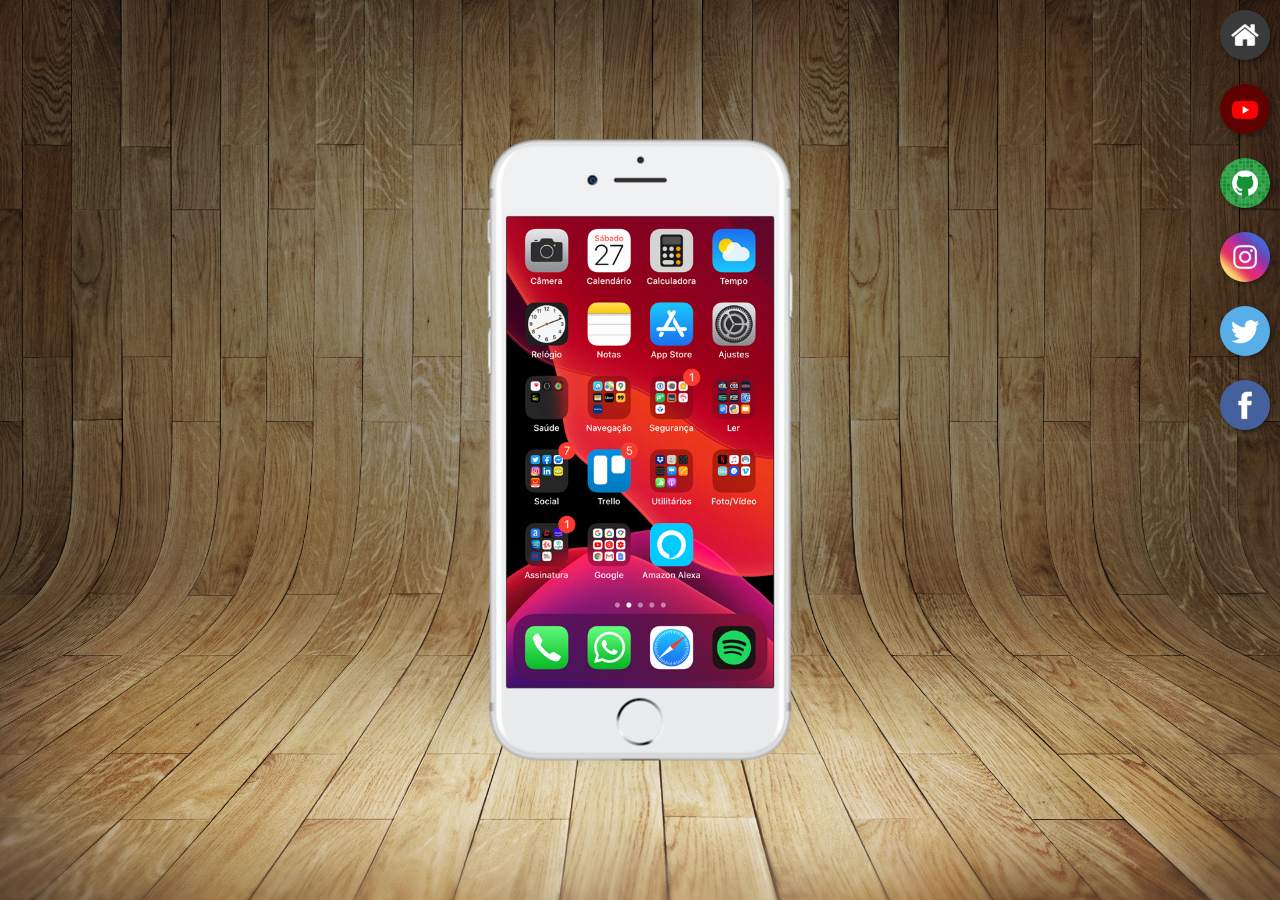
<file: index.html>
<!doctype html>
<html lang="pt-br">
  <head>
    <meta charset="UTF-8" />
    <meta name="viewport" content="width=device-width, initial-scale=1.0" />
    <link rel="shortcut icon" href="favicon.ico" type="image/x-icon" />
    <link rel="stylesheet" href="estilos/style.css" />
    <title>Projeto Redes Sociais</title>
  </head>
  <body>
    <main>
      <section id="telefone">
        <iframe src="home.html" name="tela" id="tela" frameborder="0"
          >Seu navegador não suporta iframes.</iframe
        >
      </section>
      <section id="redes-sociais">
        <a href="home.html" target="tela"
          ><img src="imagens/logo-home.jpg" alt="Home"
        /></a>
        <br />
        <a href="youtube.html" target="tela"
          ><img src="imagens/logo-youtube.jpg" alt="YouTube"
        /></a>
        <br />
        <a href="github.html" target="tela"
          ><img src="imagens/logo-github.jpg" alt="GitHub"
        /></a>
        <br />
        <a href="instagram.html" target="tela"
          ><img src="imagens/logo-instagram.jpg" alt="Instagram"
        /></a>
        <br />
        <a href="twitter.html" target="tela"
          ><img src="imagens/logo-twitter.jpg" alt="X"
        /></a>
        <br />
        <a href="facebook.html" target="tela"
          ><img src="imagens/logo-facebook.jpg" alt="Facebook"
        /></a>
      </section>
    </main>
  </body>
</html>
</file>
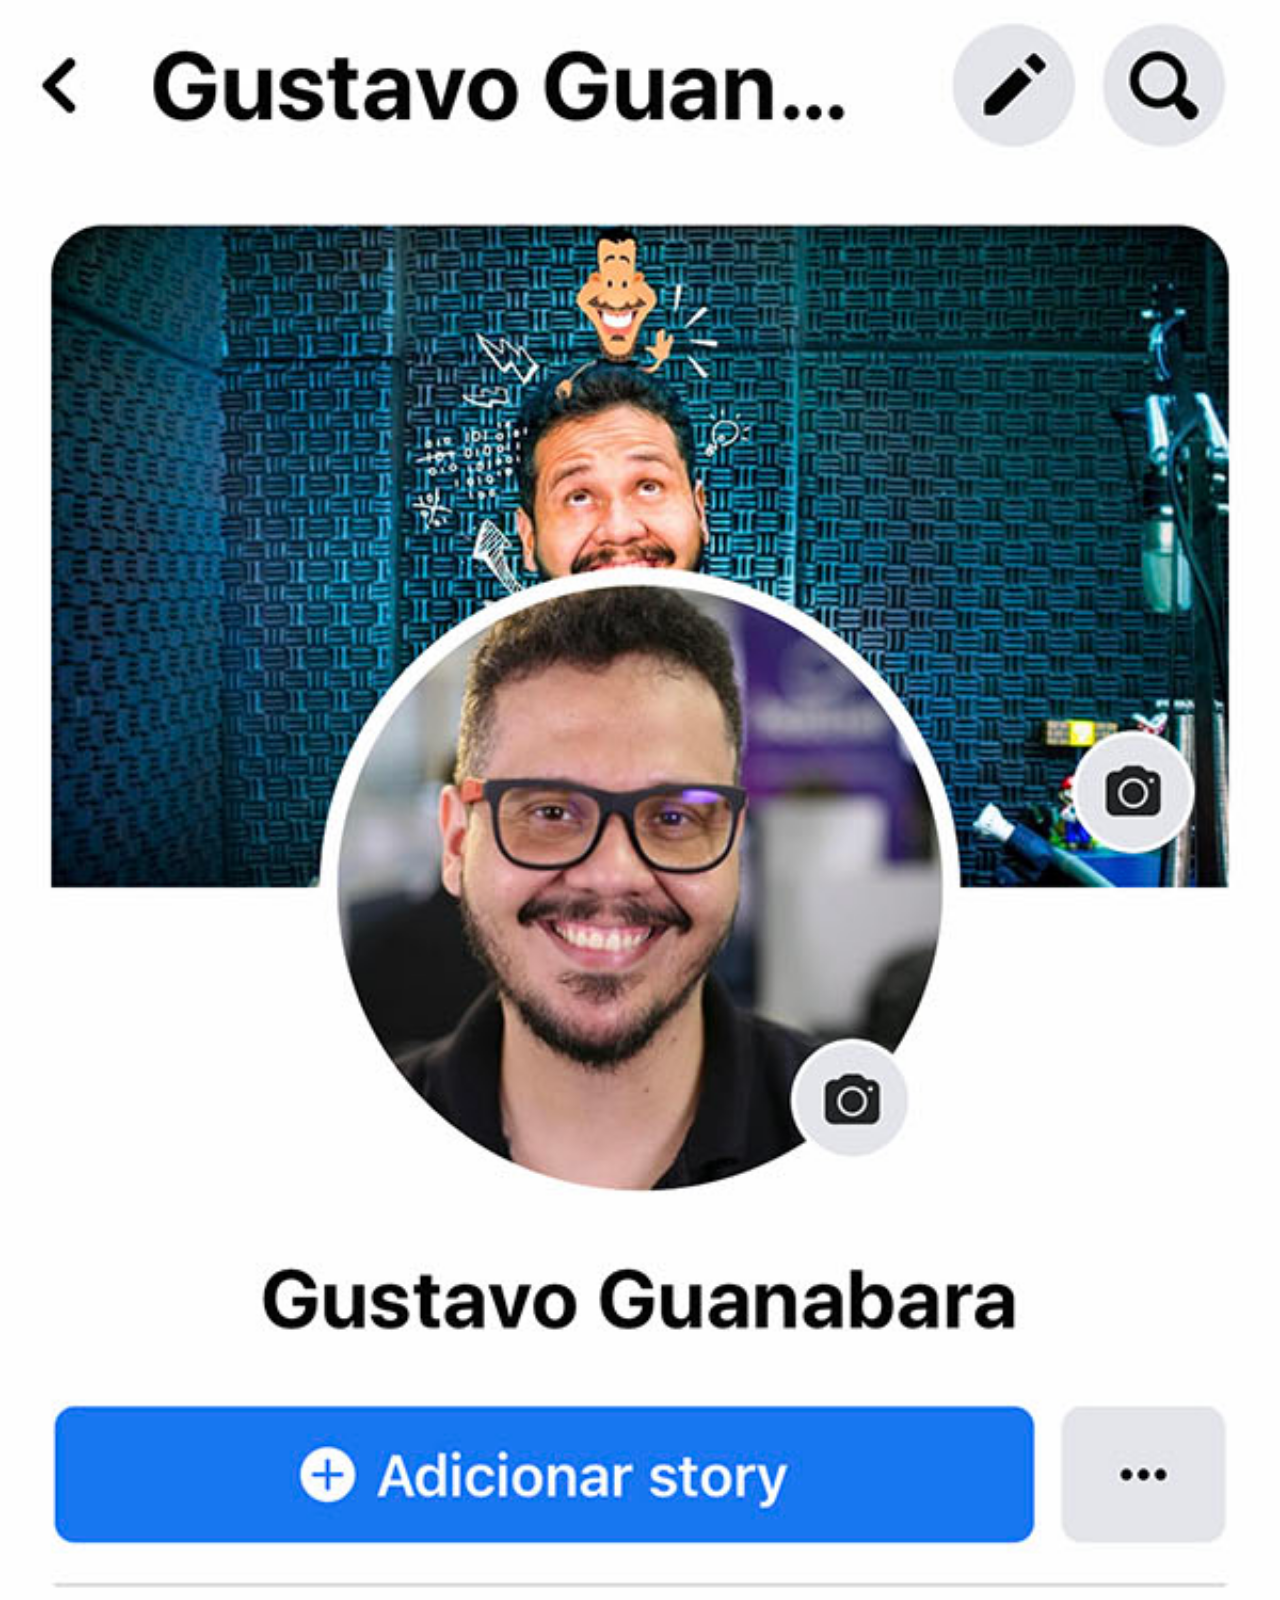
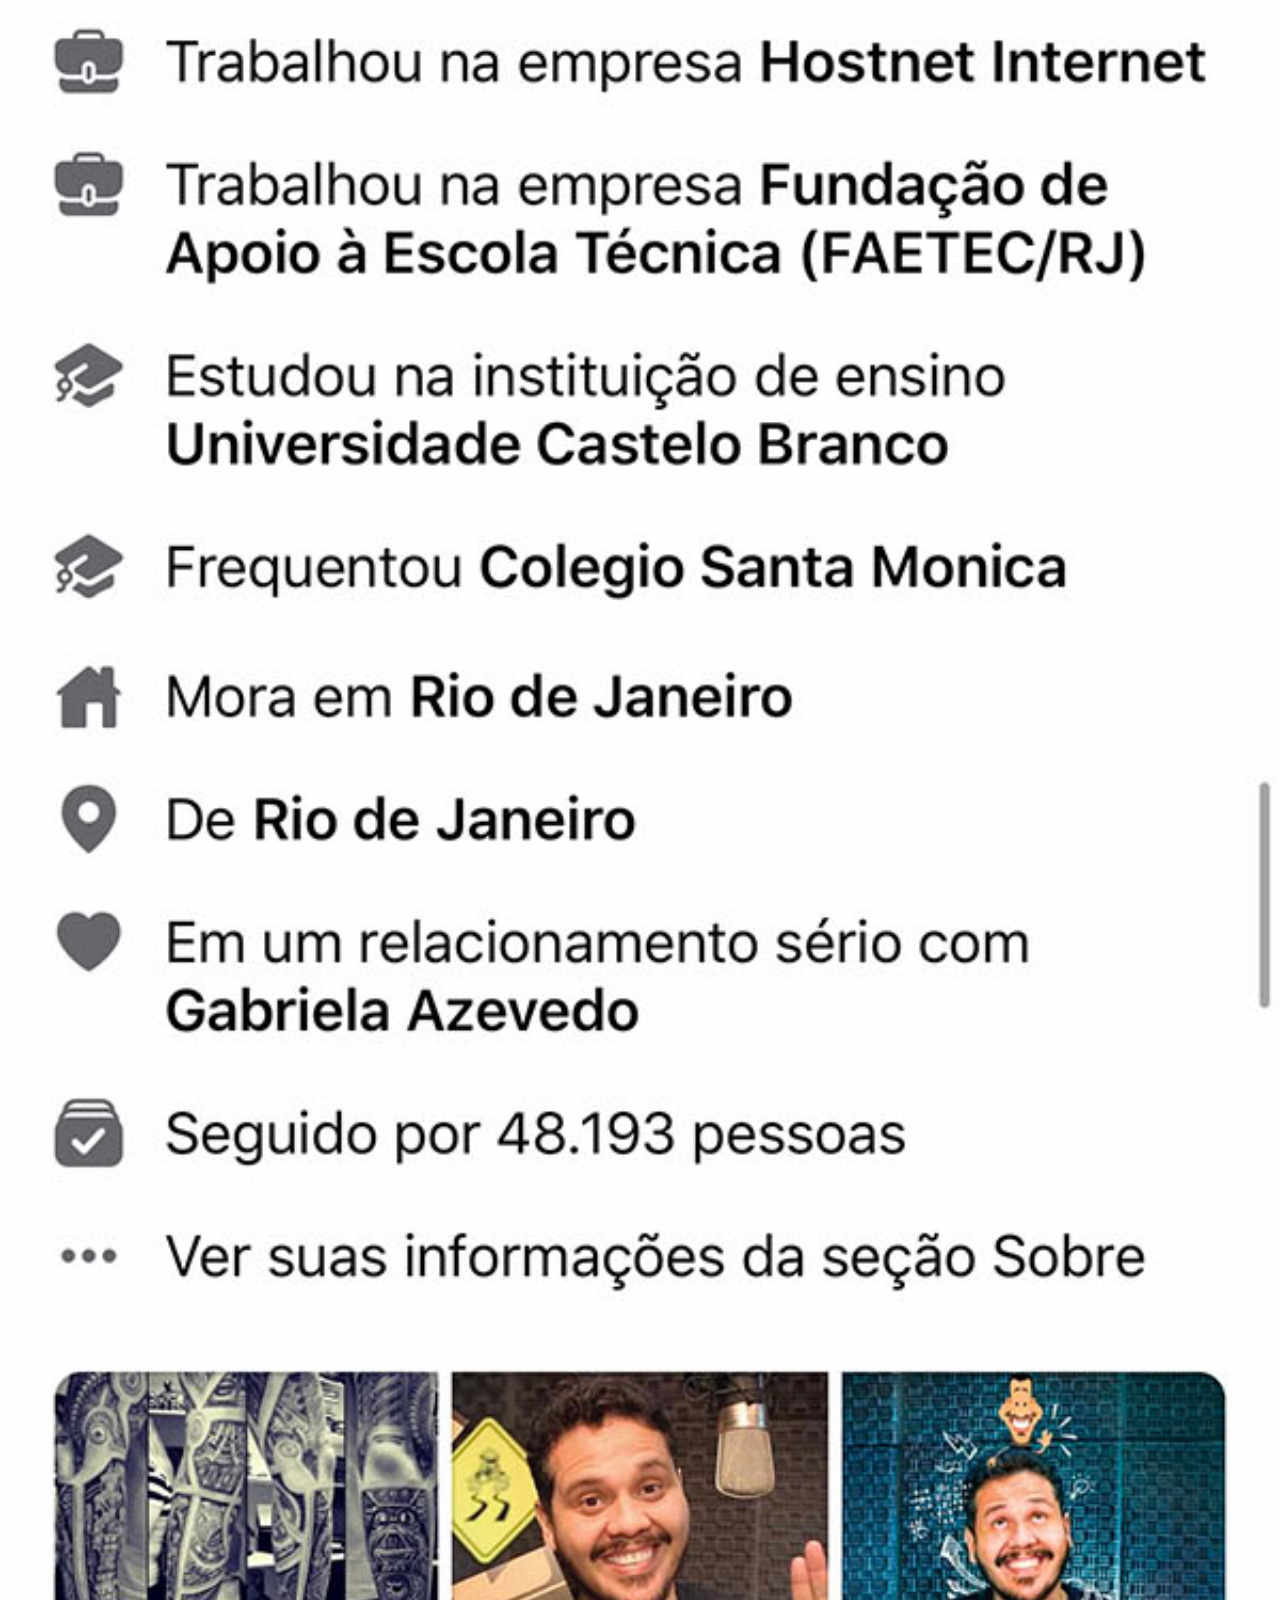
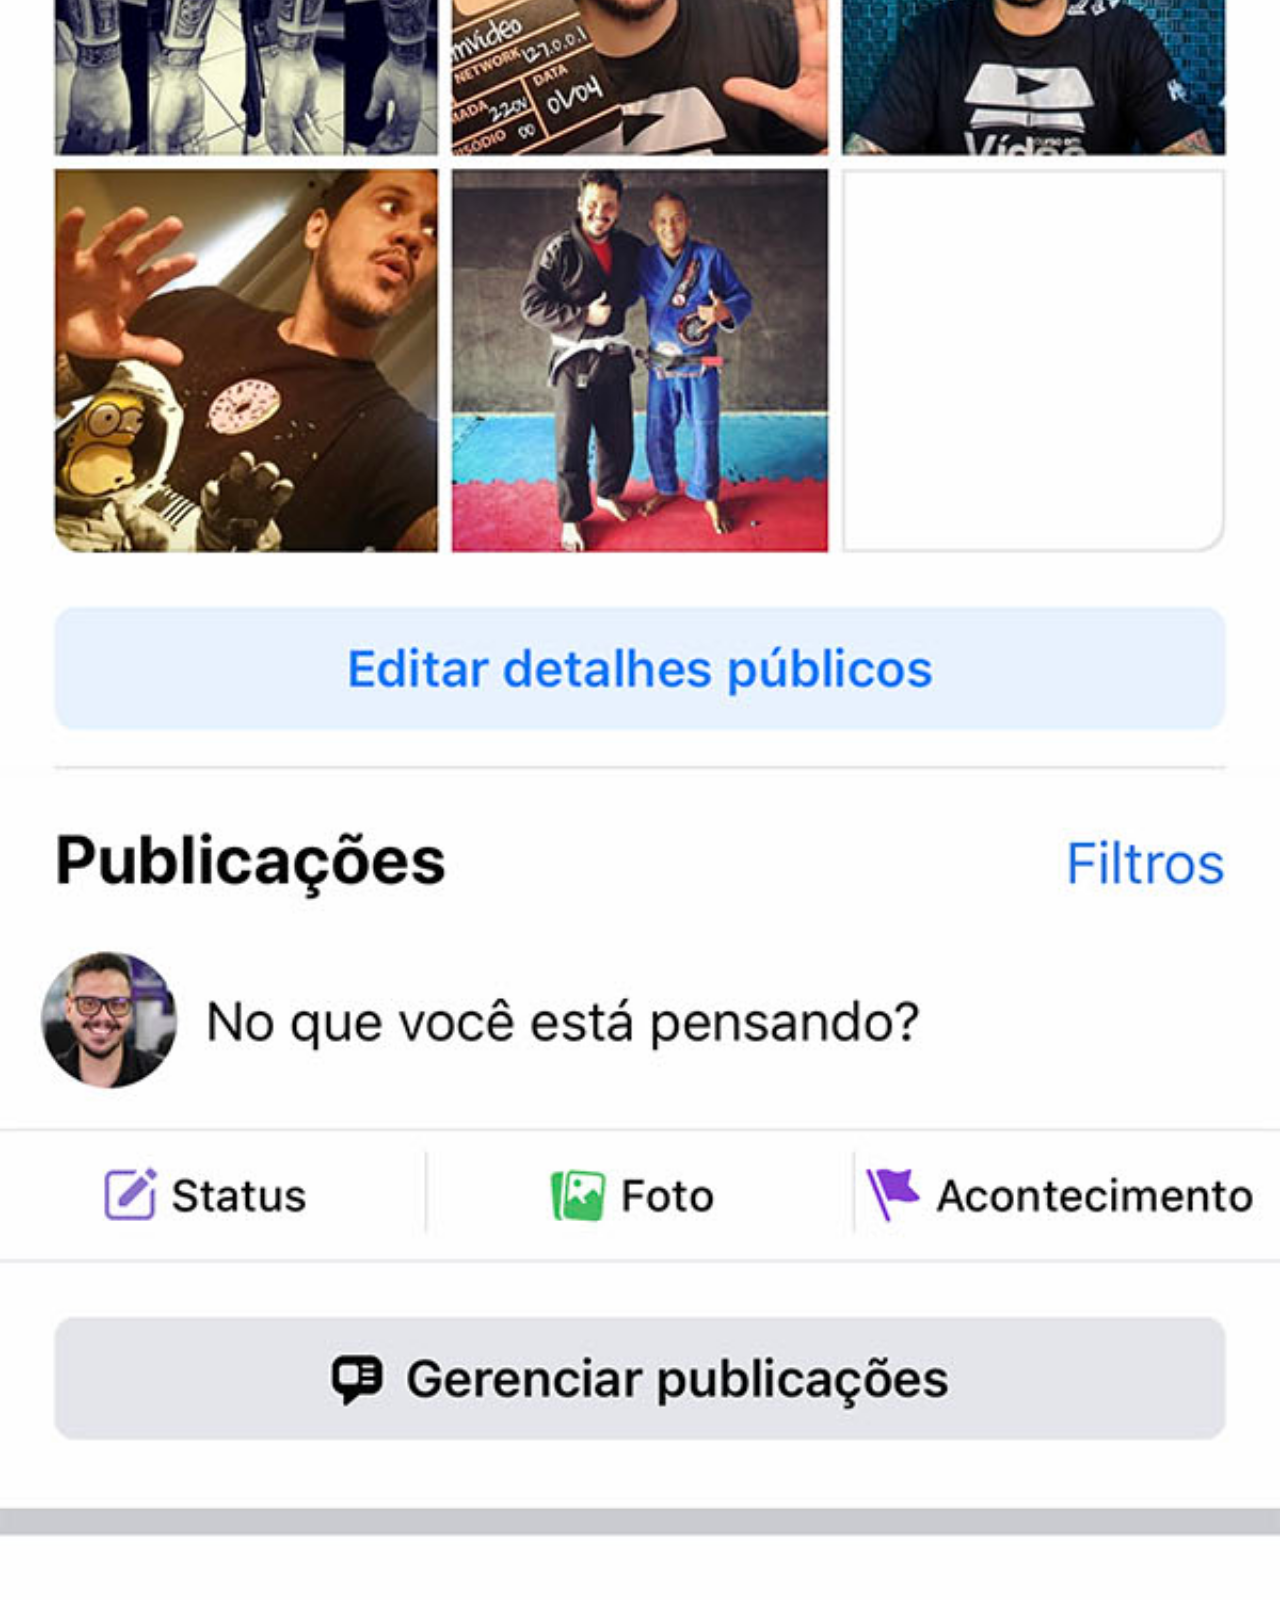
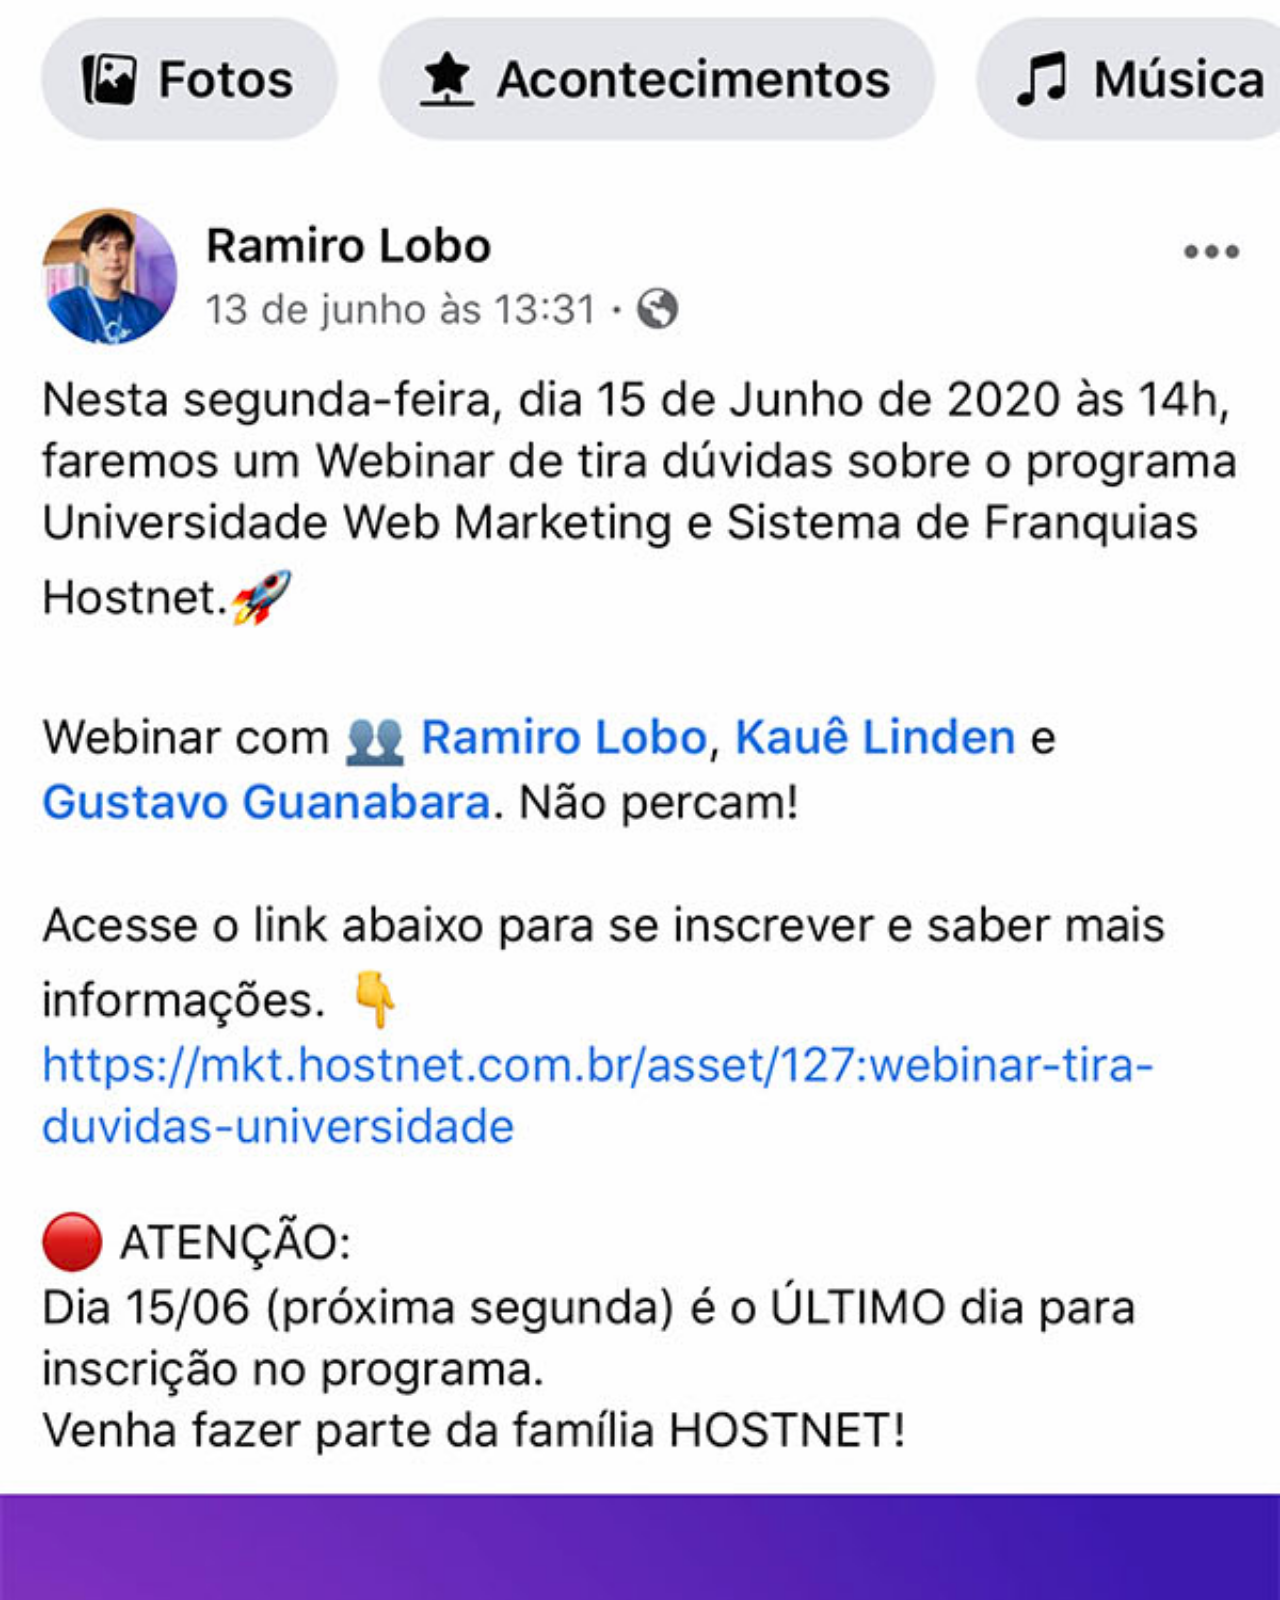
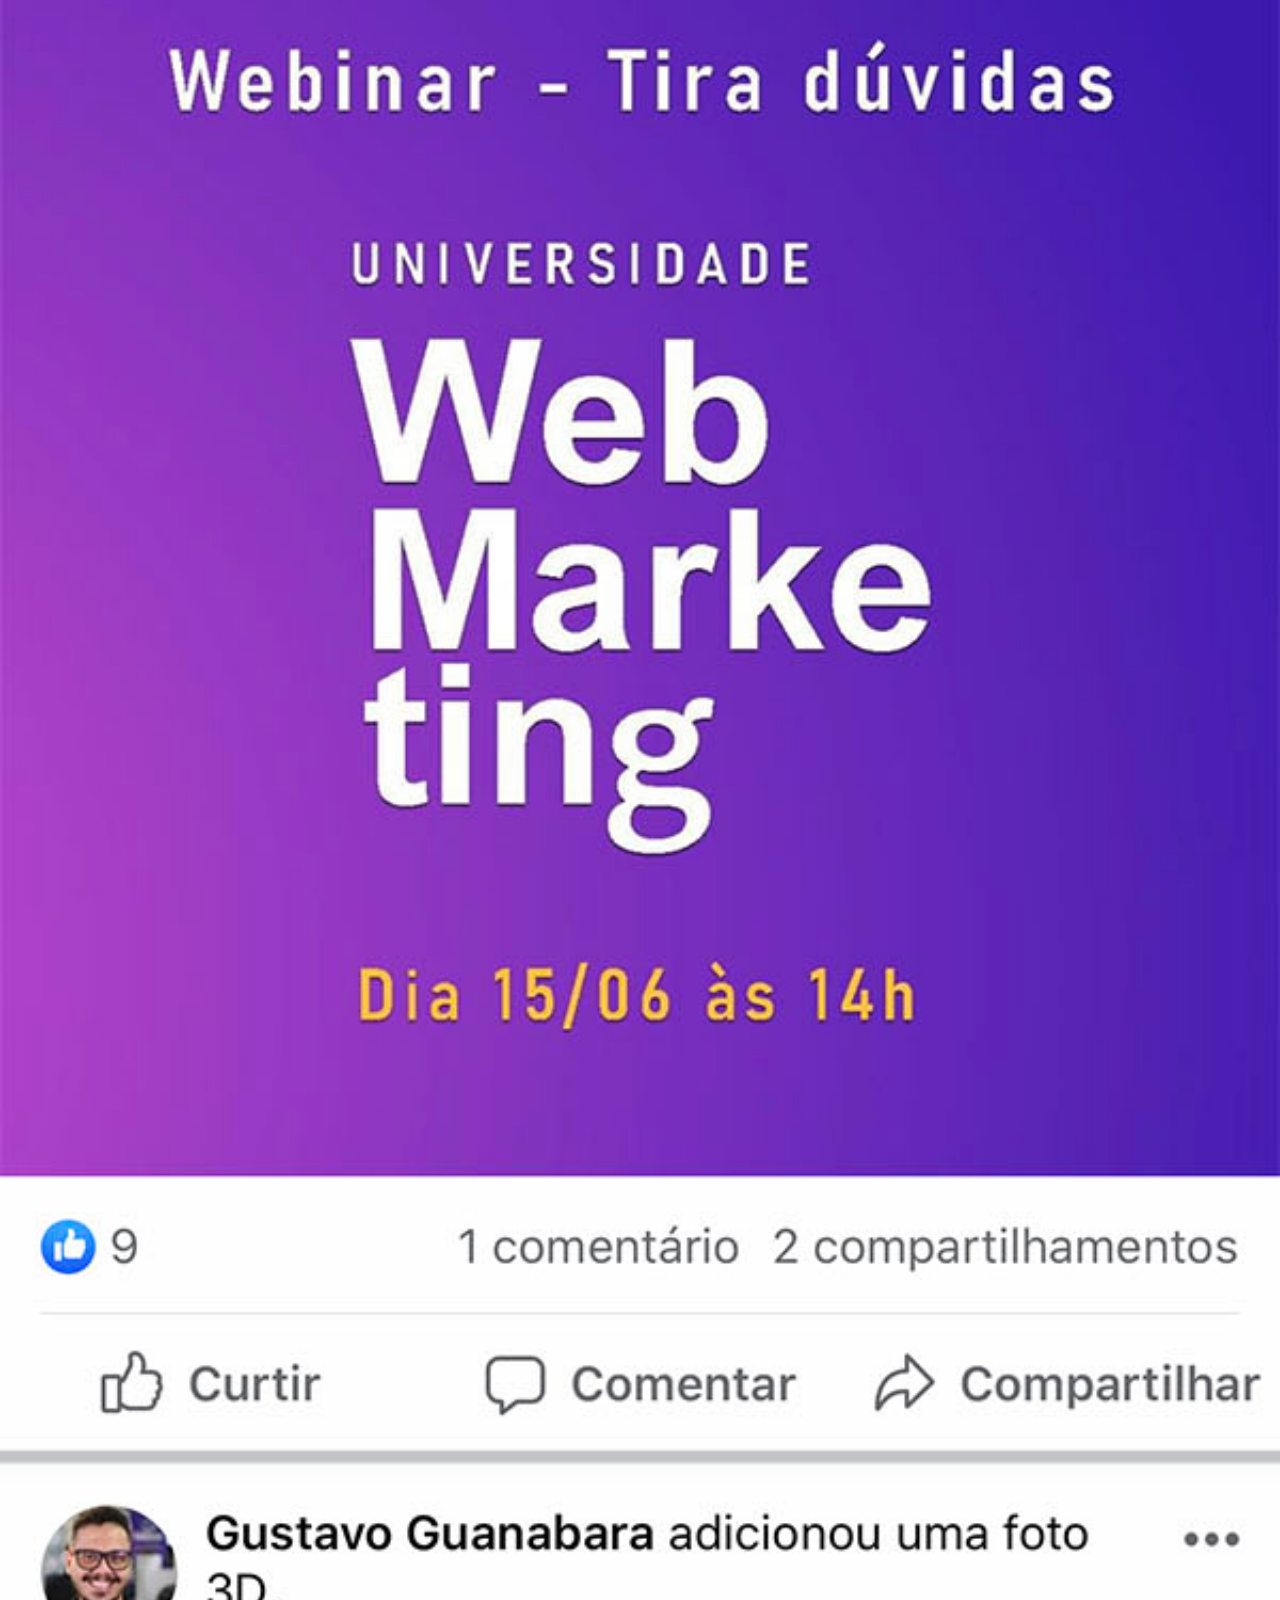
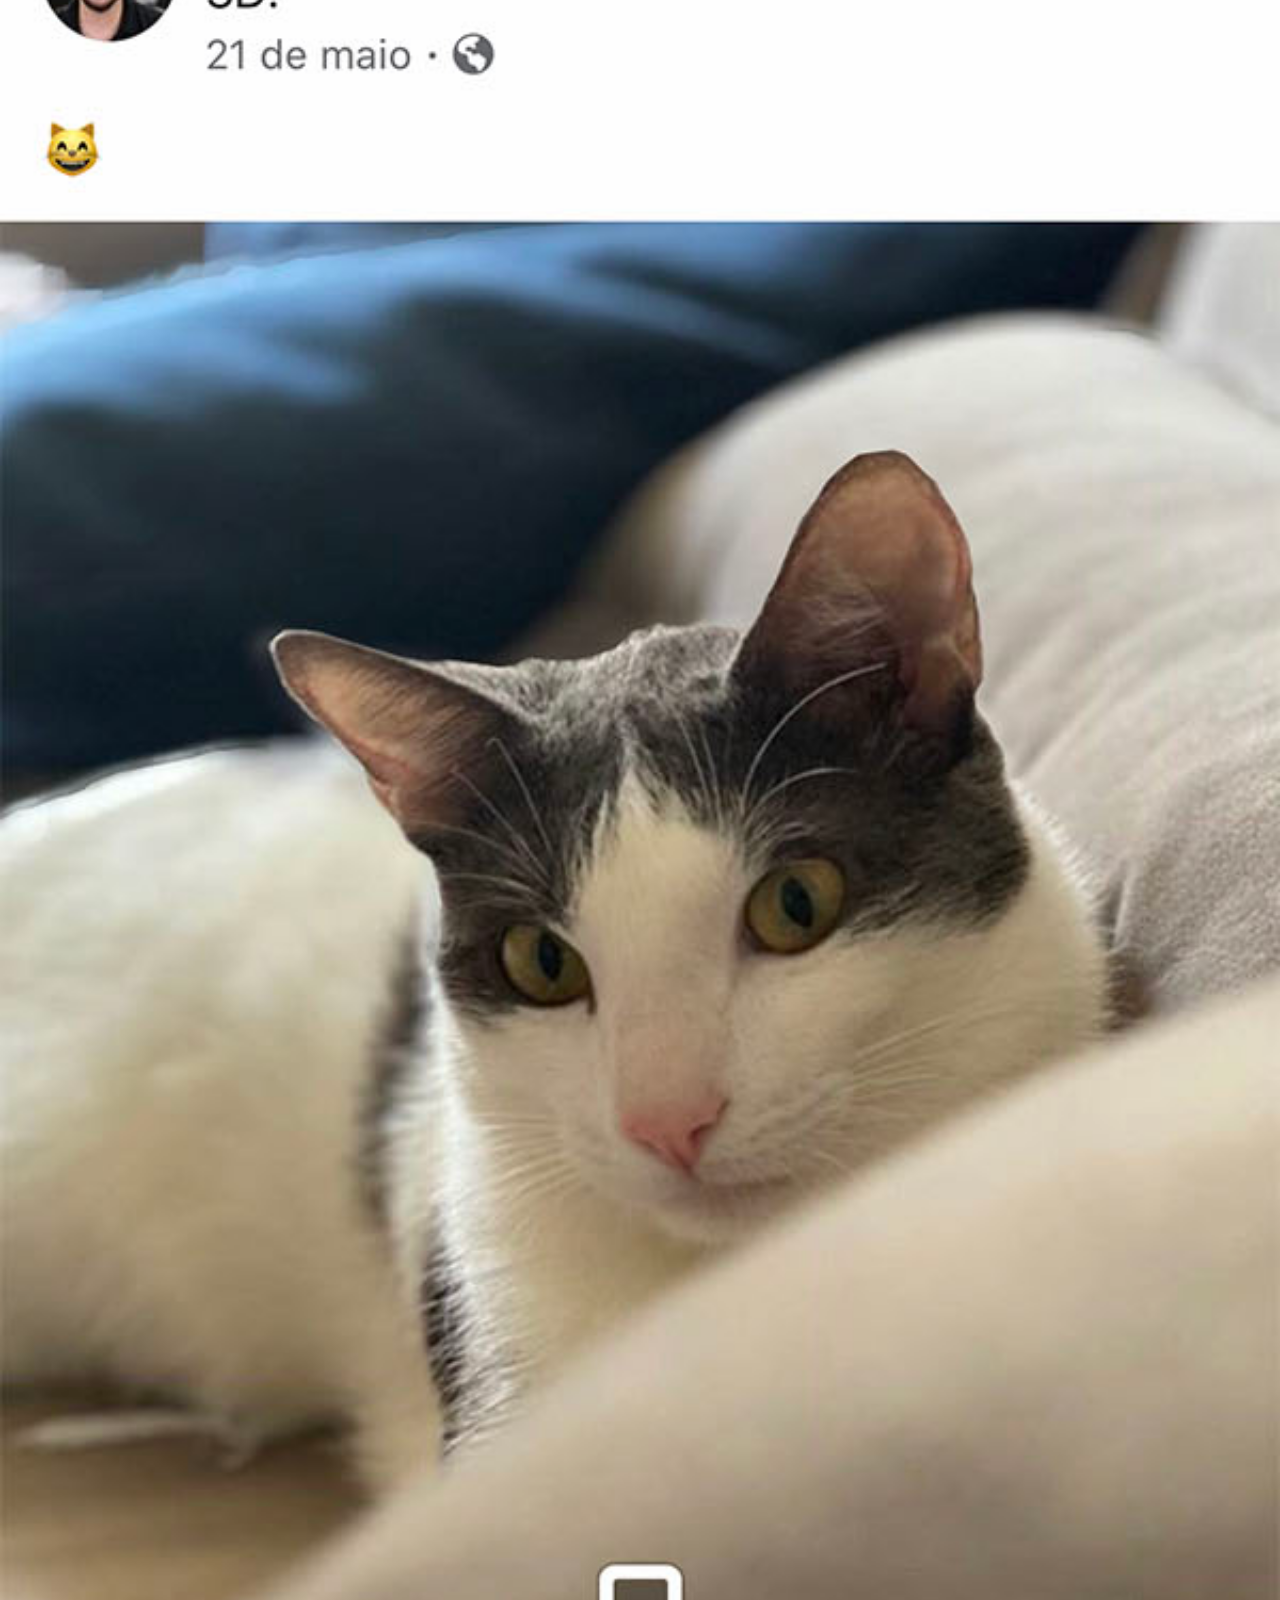
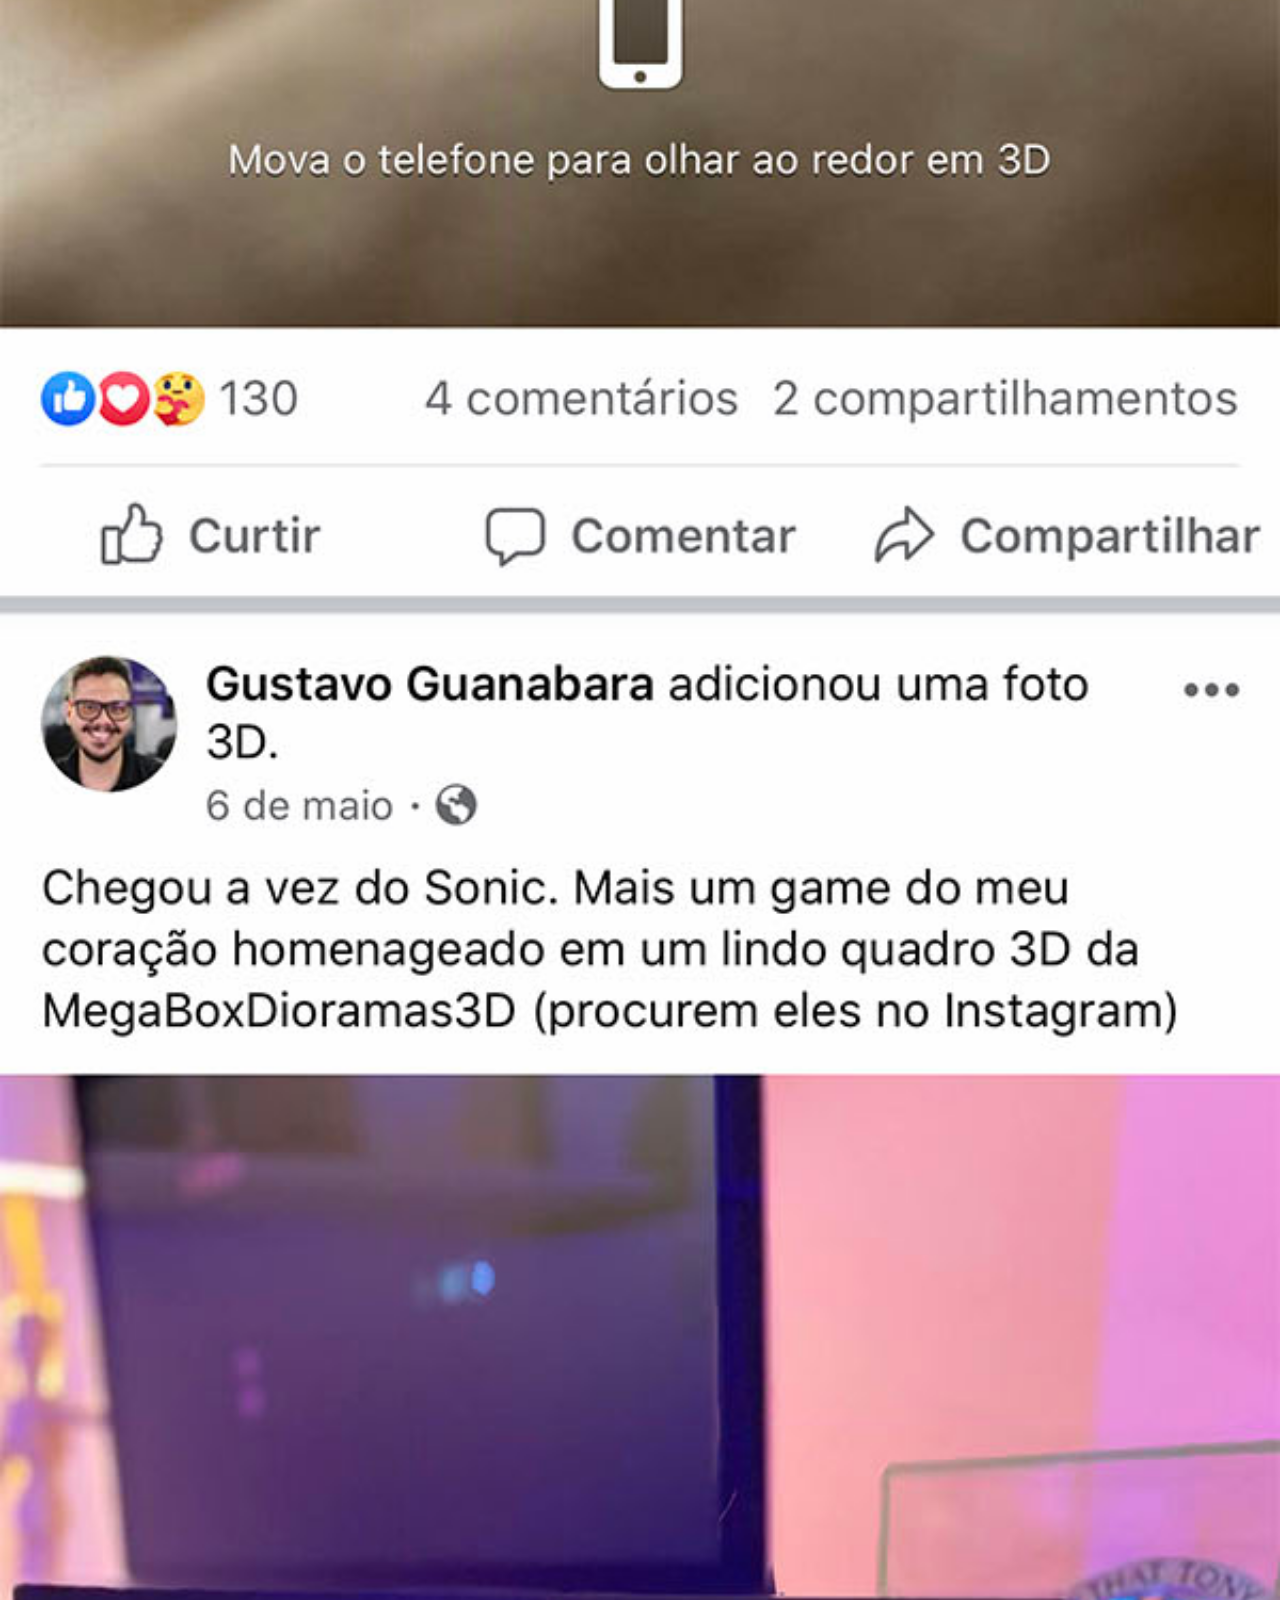
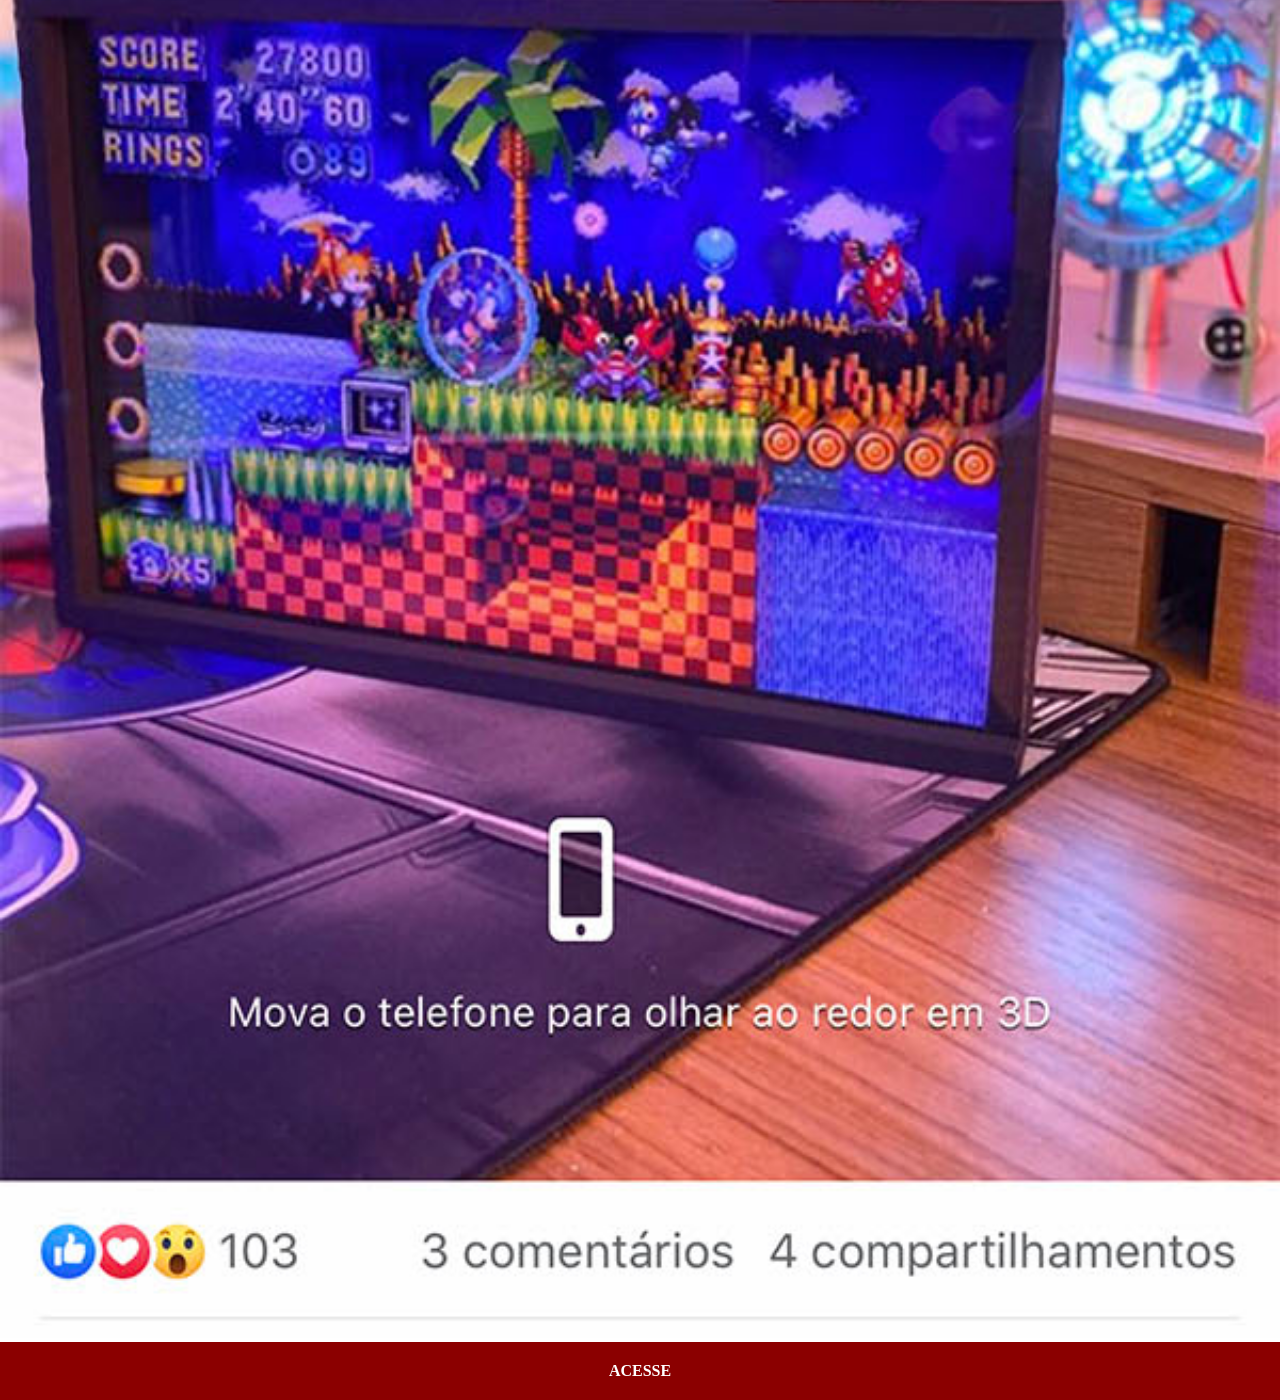
<file: facebook.html>
<!doctype html>
<html lang="pt-br">
  <head>
    <meta charset="UTF-8" />
    <meta name="viewport" content="width=device-width, initial-scale=1.0" />
    <title>Facebook</title>
    <link rel="stylesheet" href="estilos/social.css" />
  </head>
  <body>
    <img src="imagens/tela-facebook.jpg" alt="Facebook" />
    <a href="https://www.facebook.com" target="_blank">ACESSE</a>
  </body>
</html>
</file>
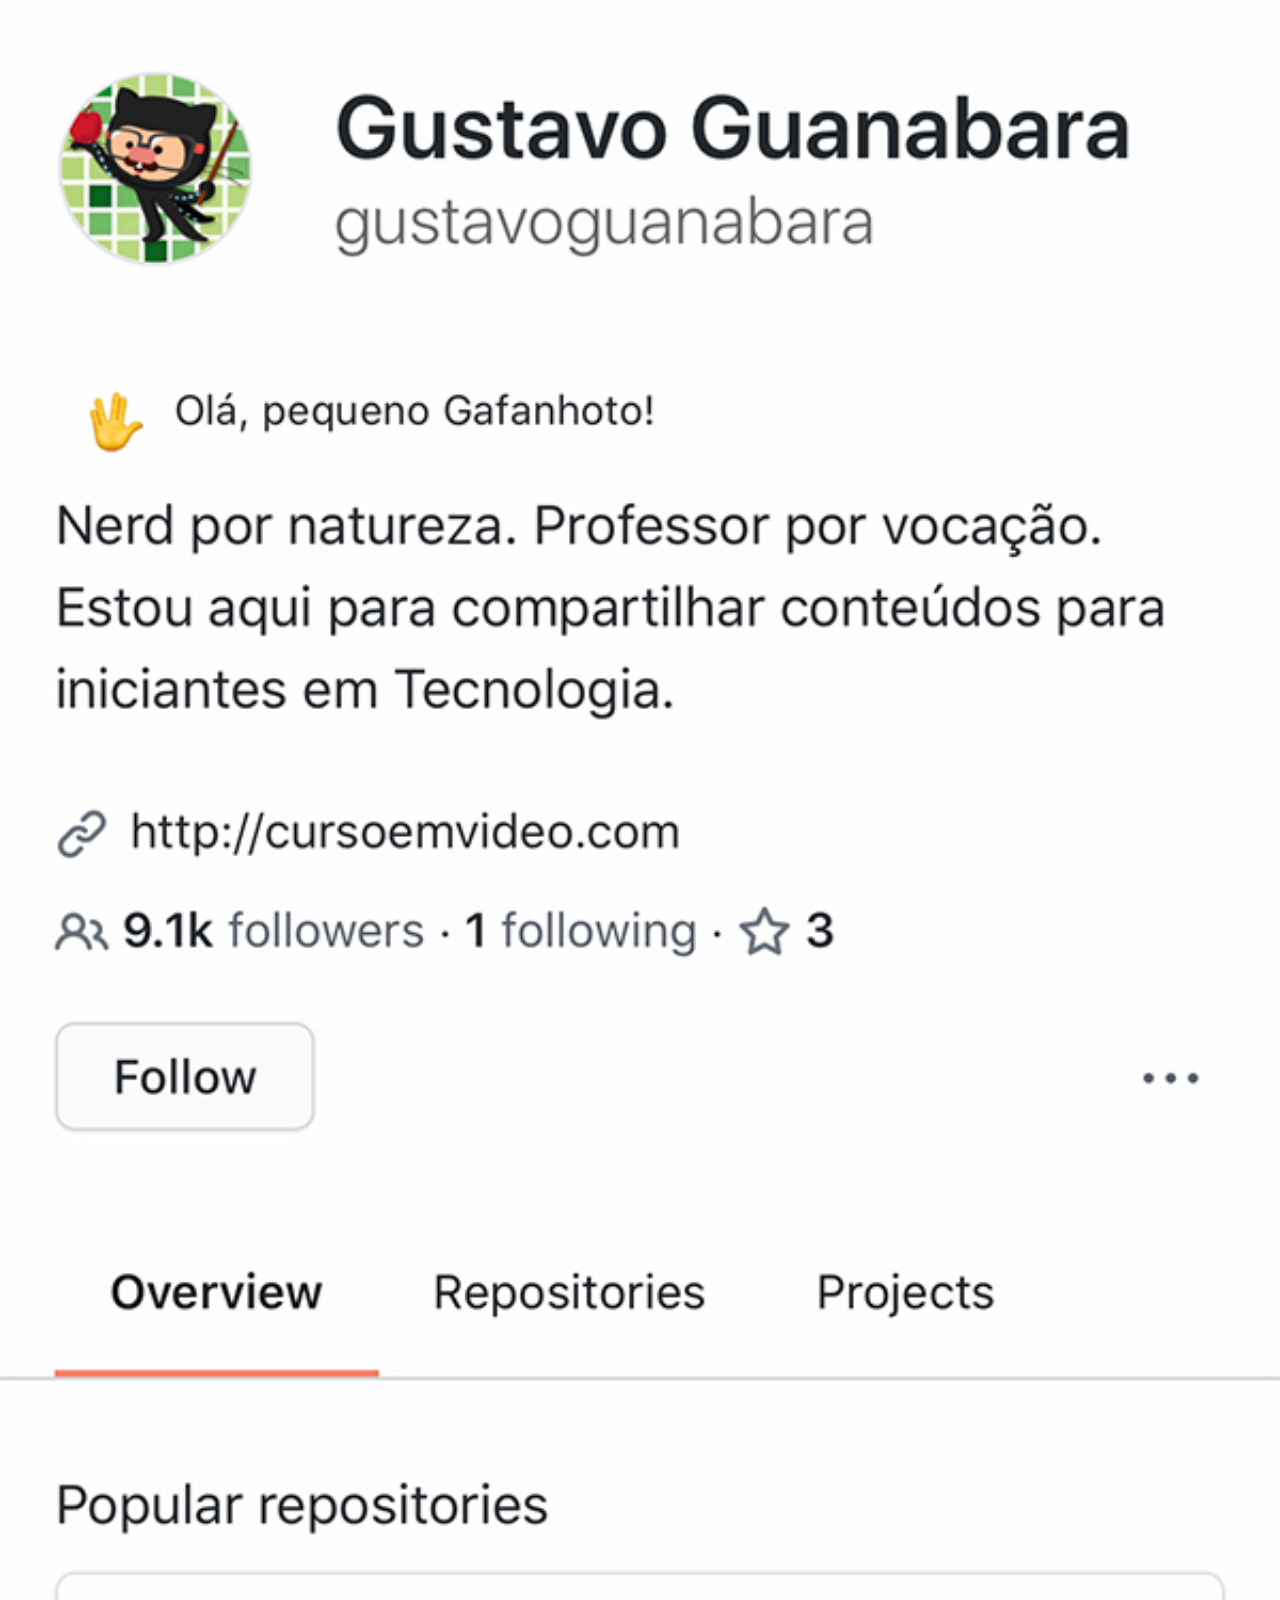
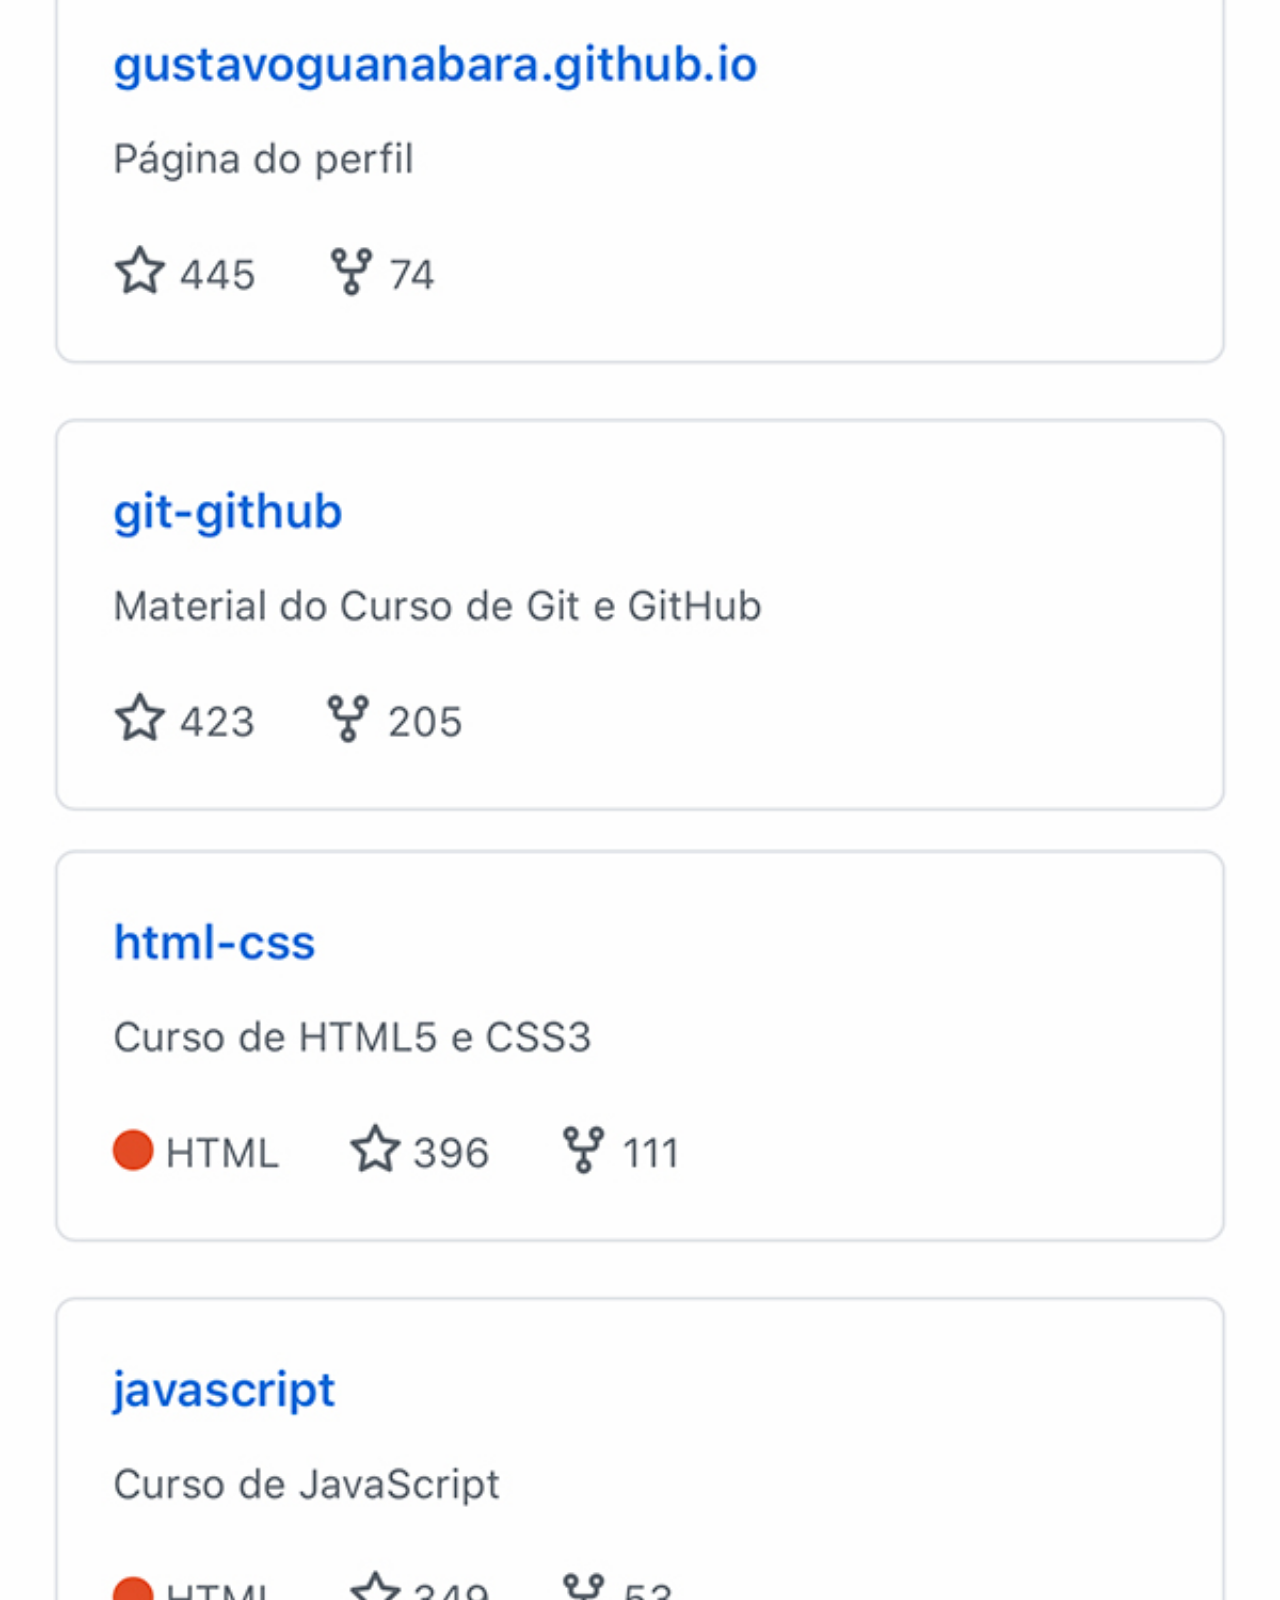
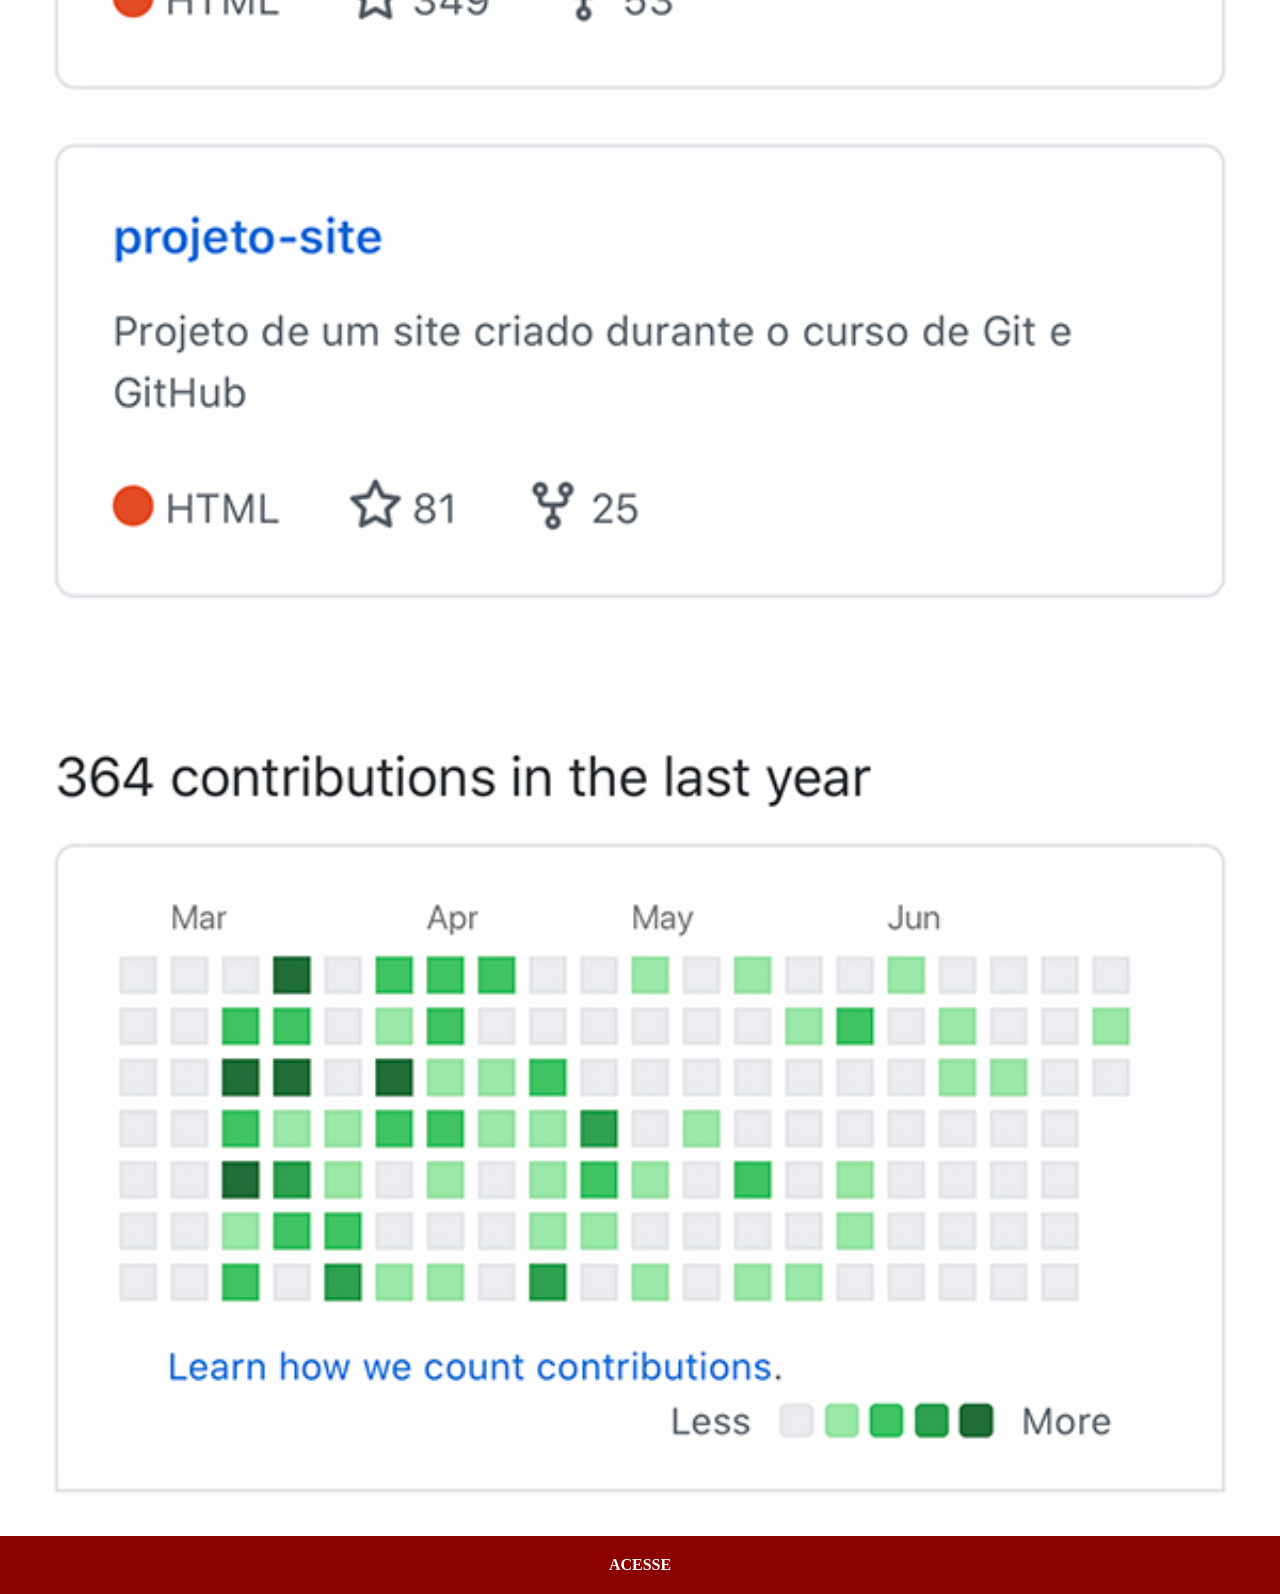
<file: github.html>
<!doctype html>
<html lang="pt-br">
  <head>
    <meta charset="UTF-8" />
    <meta name="viewport" content="width=device-width, initial-scale=1.0" />
    <title>GitHub</title>
    <link rel="stylesheet" href="estilos/social.css" />
  </head>
  <body>
    <img src="imagens/tela-github.jpg" alt="GitHub" />
    <a href="https://github.com/" target="_blank">ACESSE</a>
  </body>
</html>
</file>
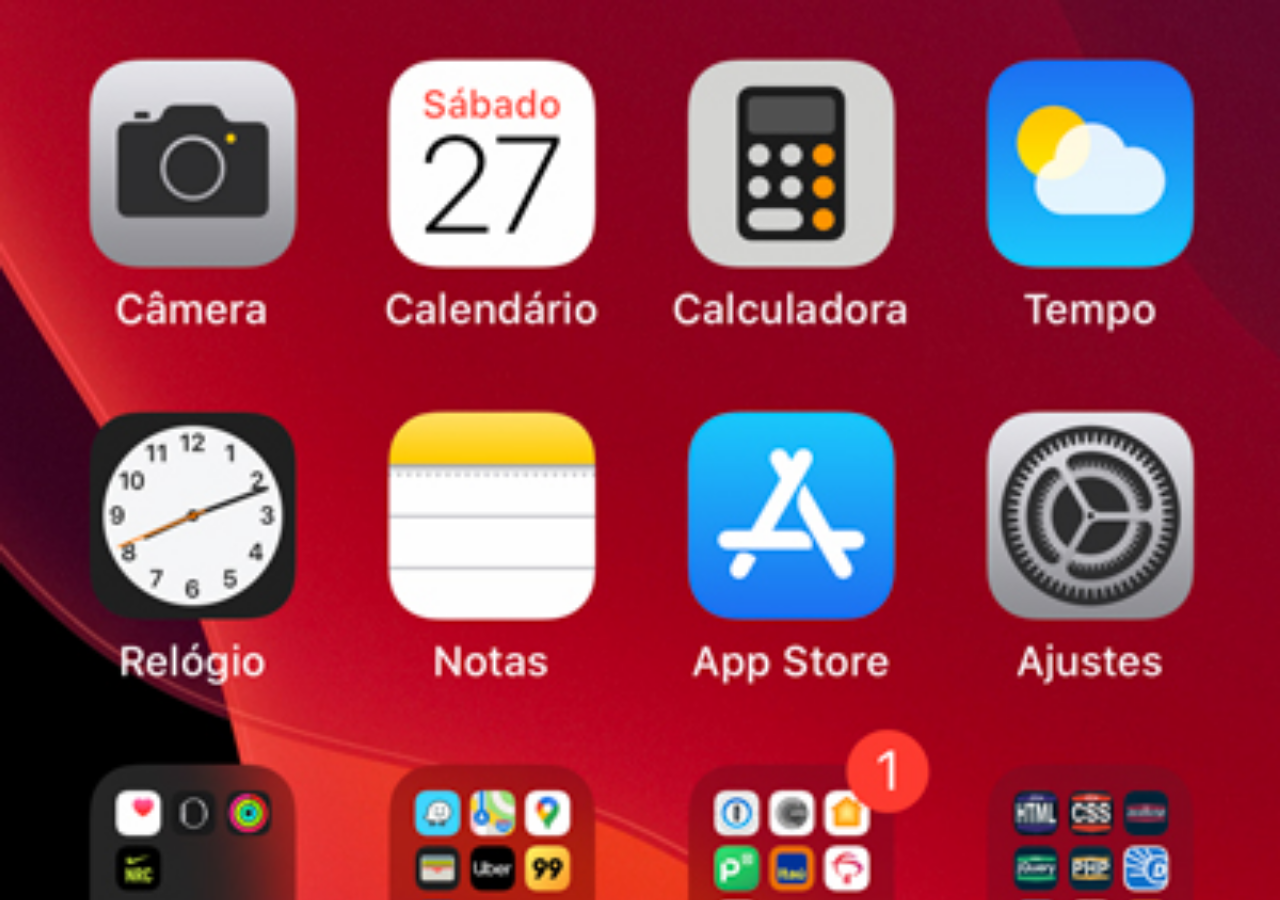
<file: home.html>
<!doctype html>
<html lang="pt-br">
  <head>
    <meta charset="UTF-8" />
    <meta name="viewport" content="width=device-width, initial-scale=1.0" />
    <title>Home</title>
    <style>
      * {
        margin: 0;
        padding: 0;
        box-sizing: border-box;
      }

      body {
        width: 100vw;
        height: 100vh;
        background: black url(imagens/tela-home.jpg) no-repeat top center;
        background-size: cover;
      }
    </style>
  </head>
  <body></body>
</html>
</file>
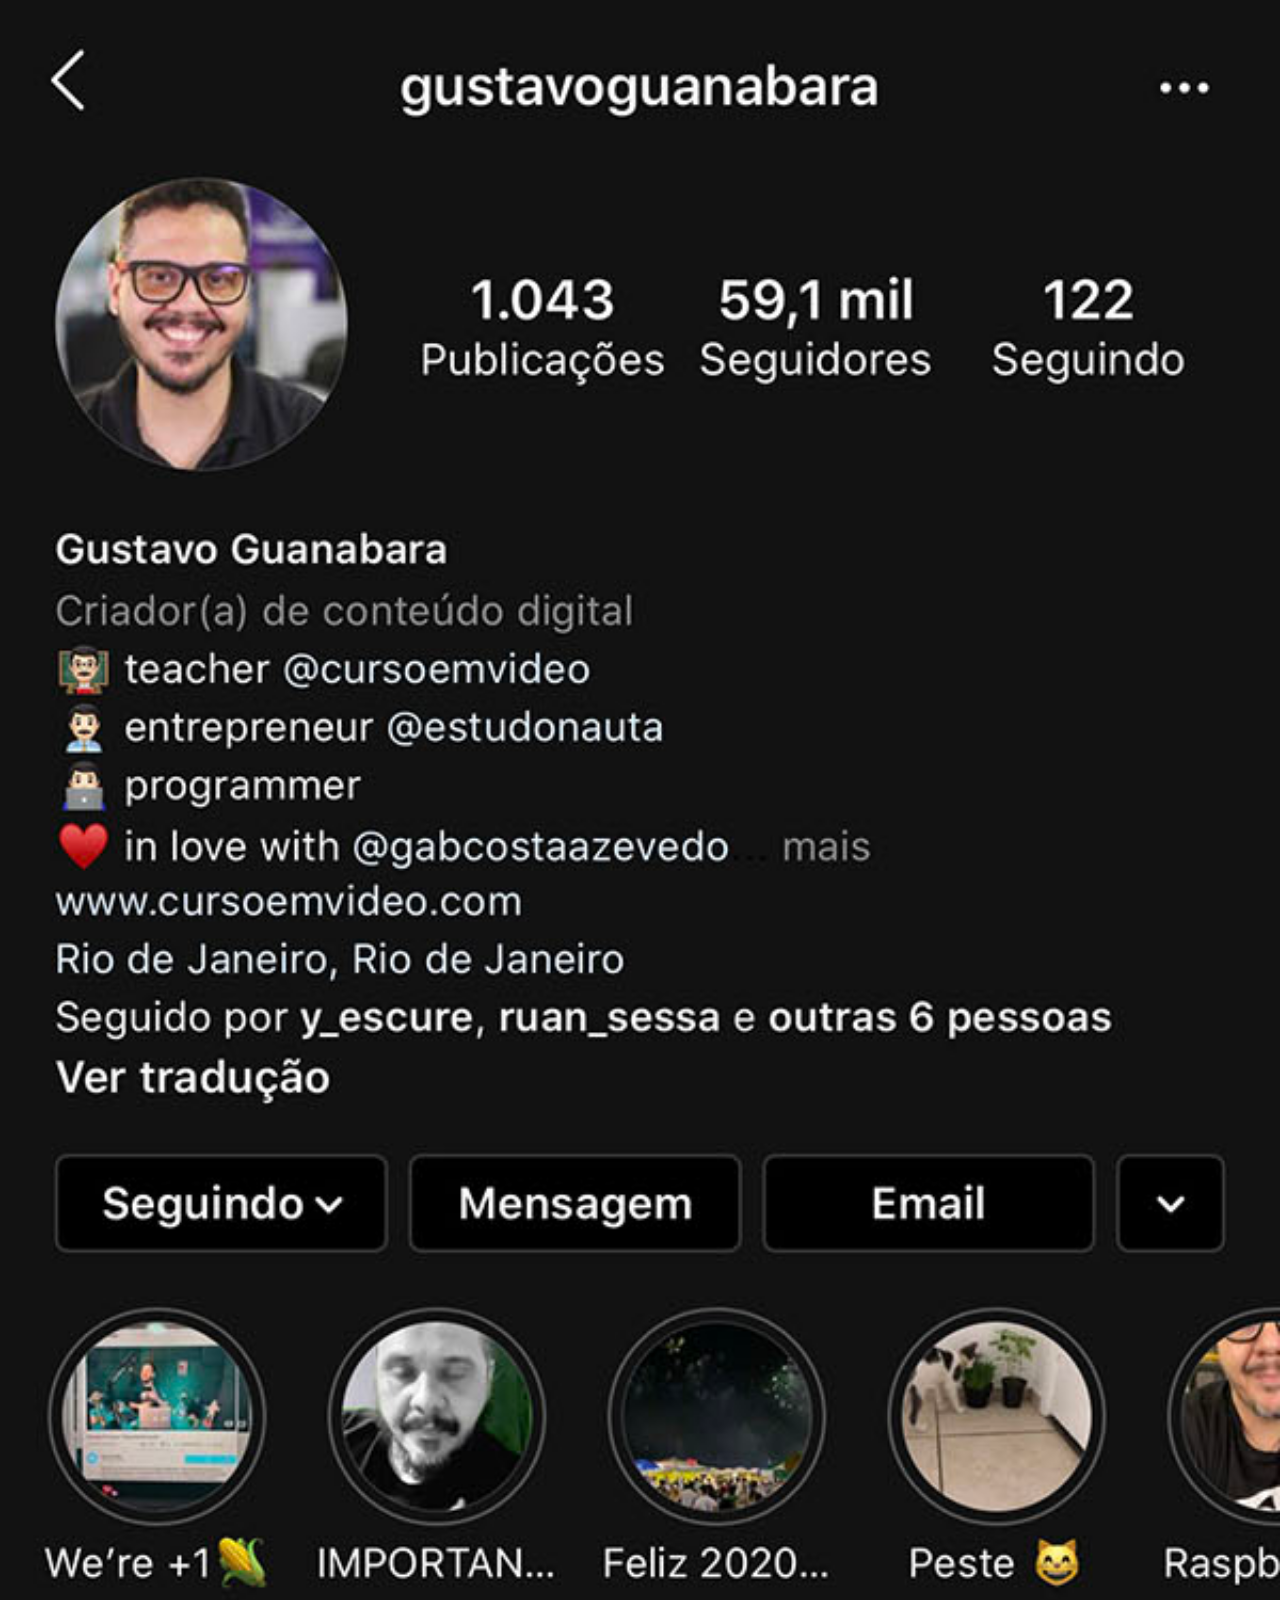
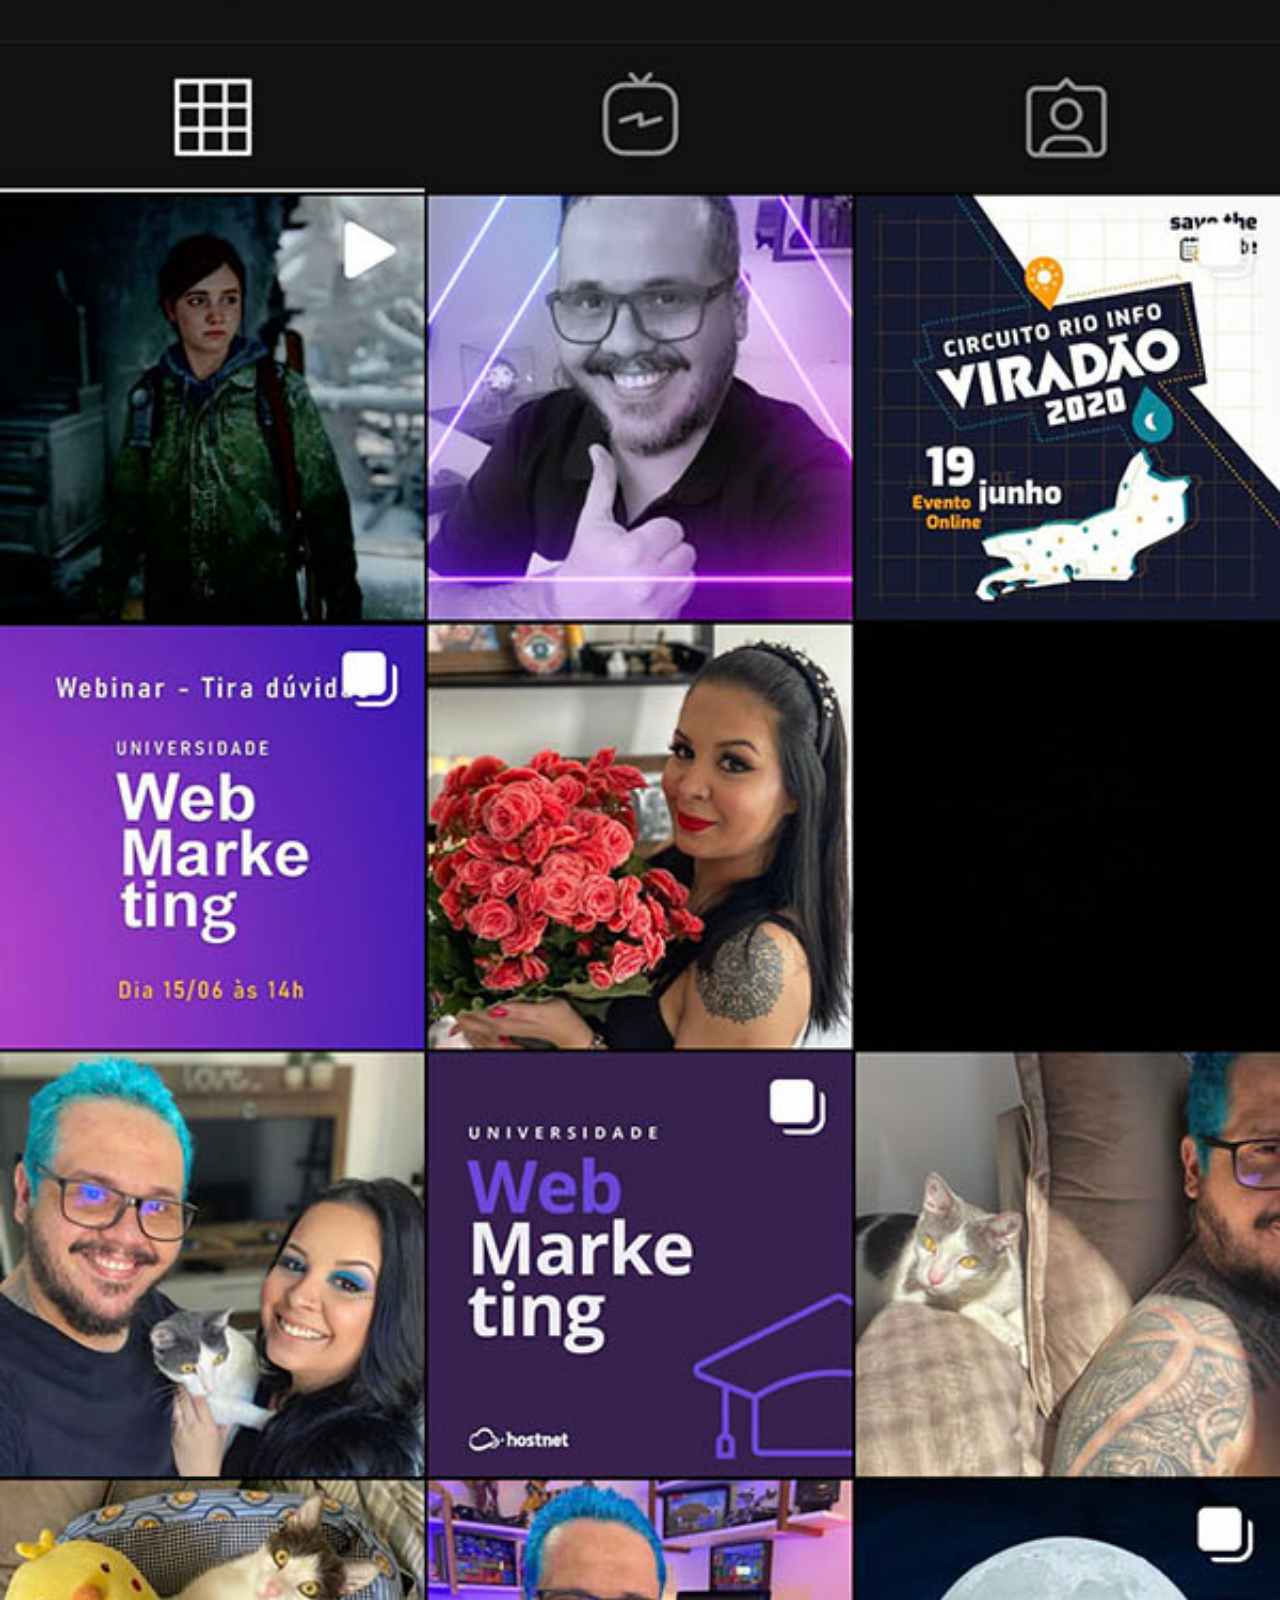
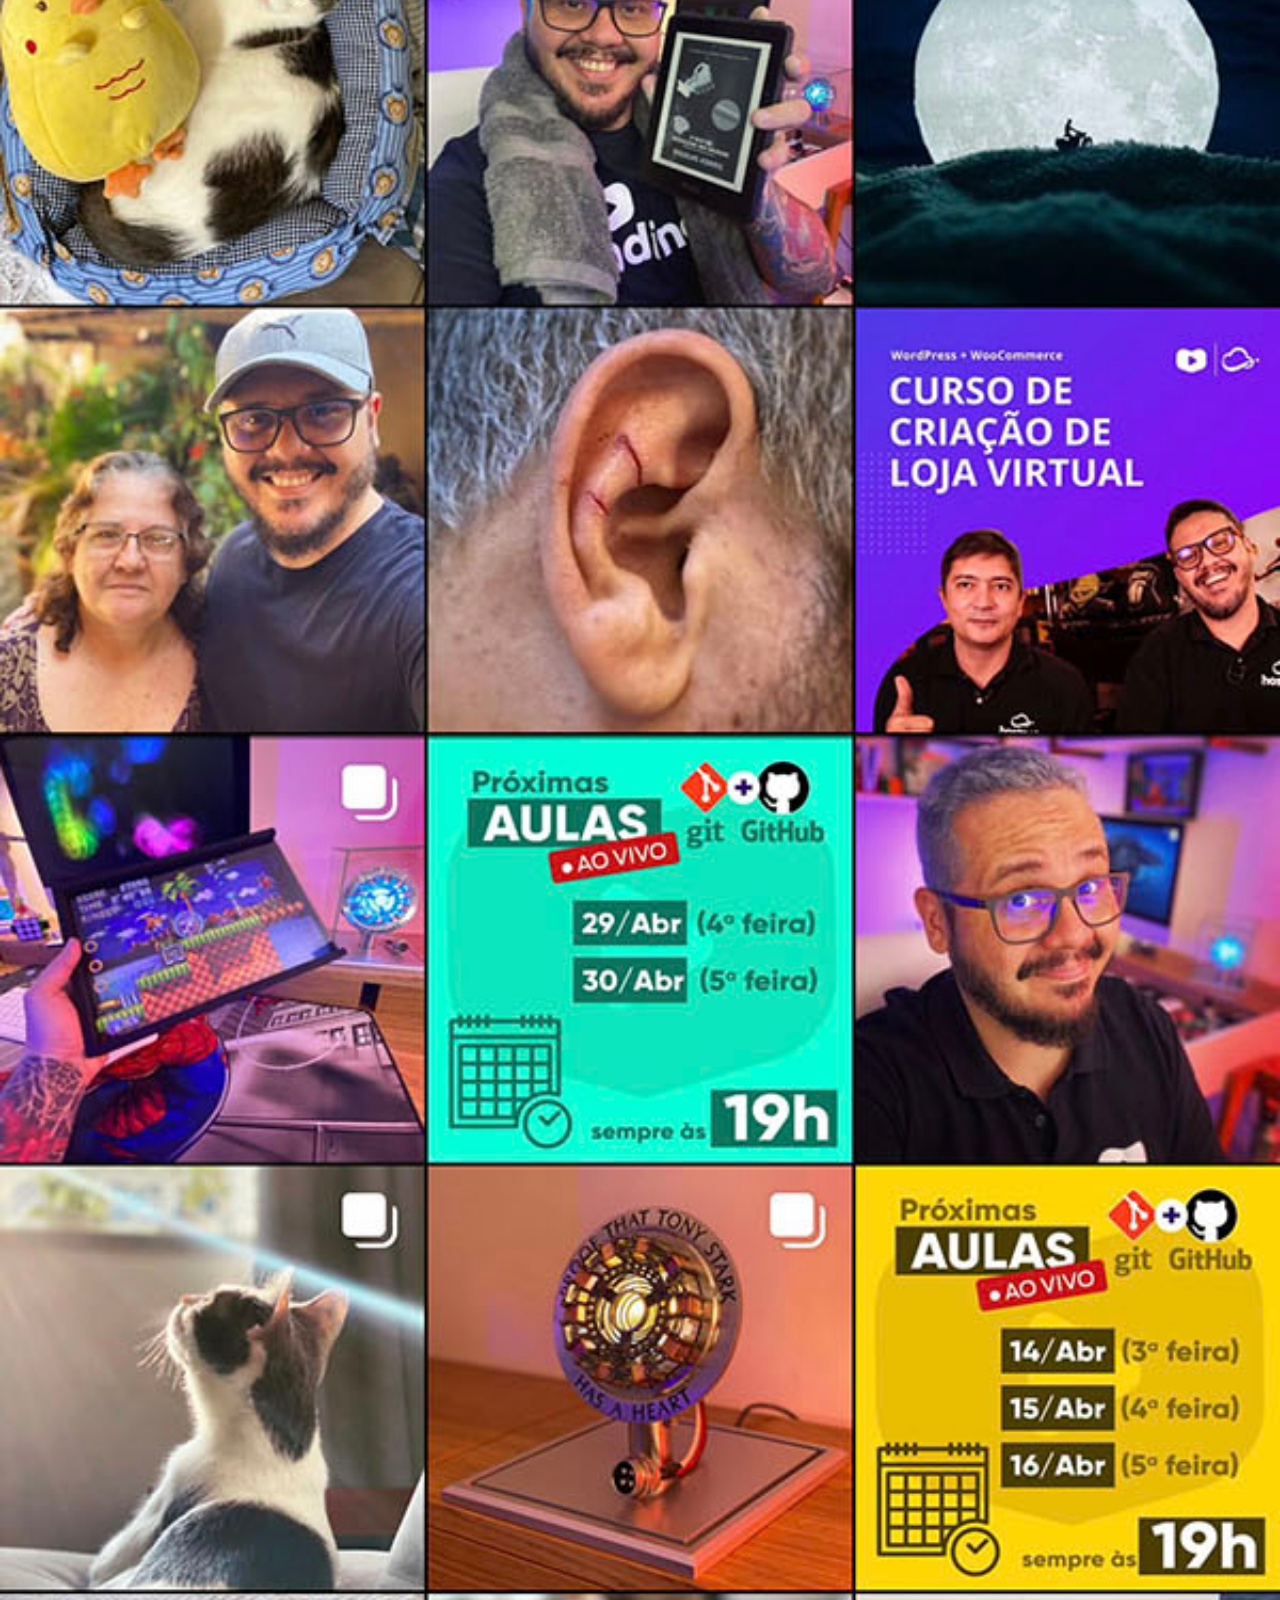
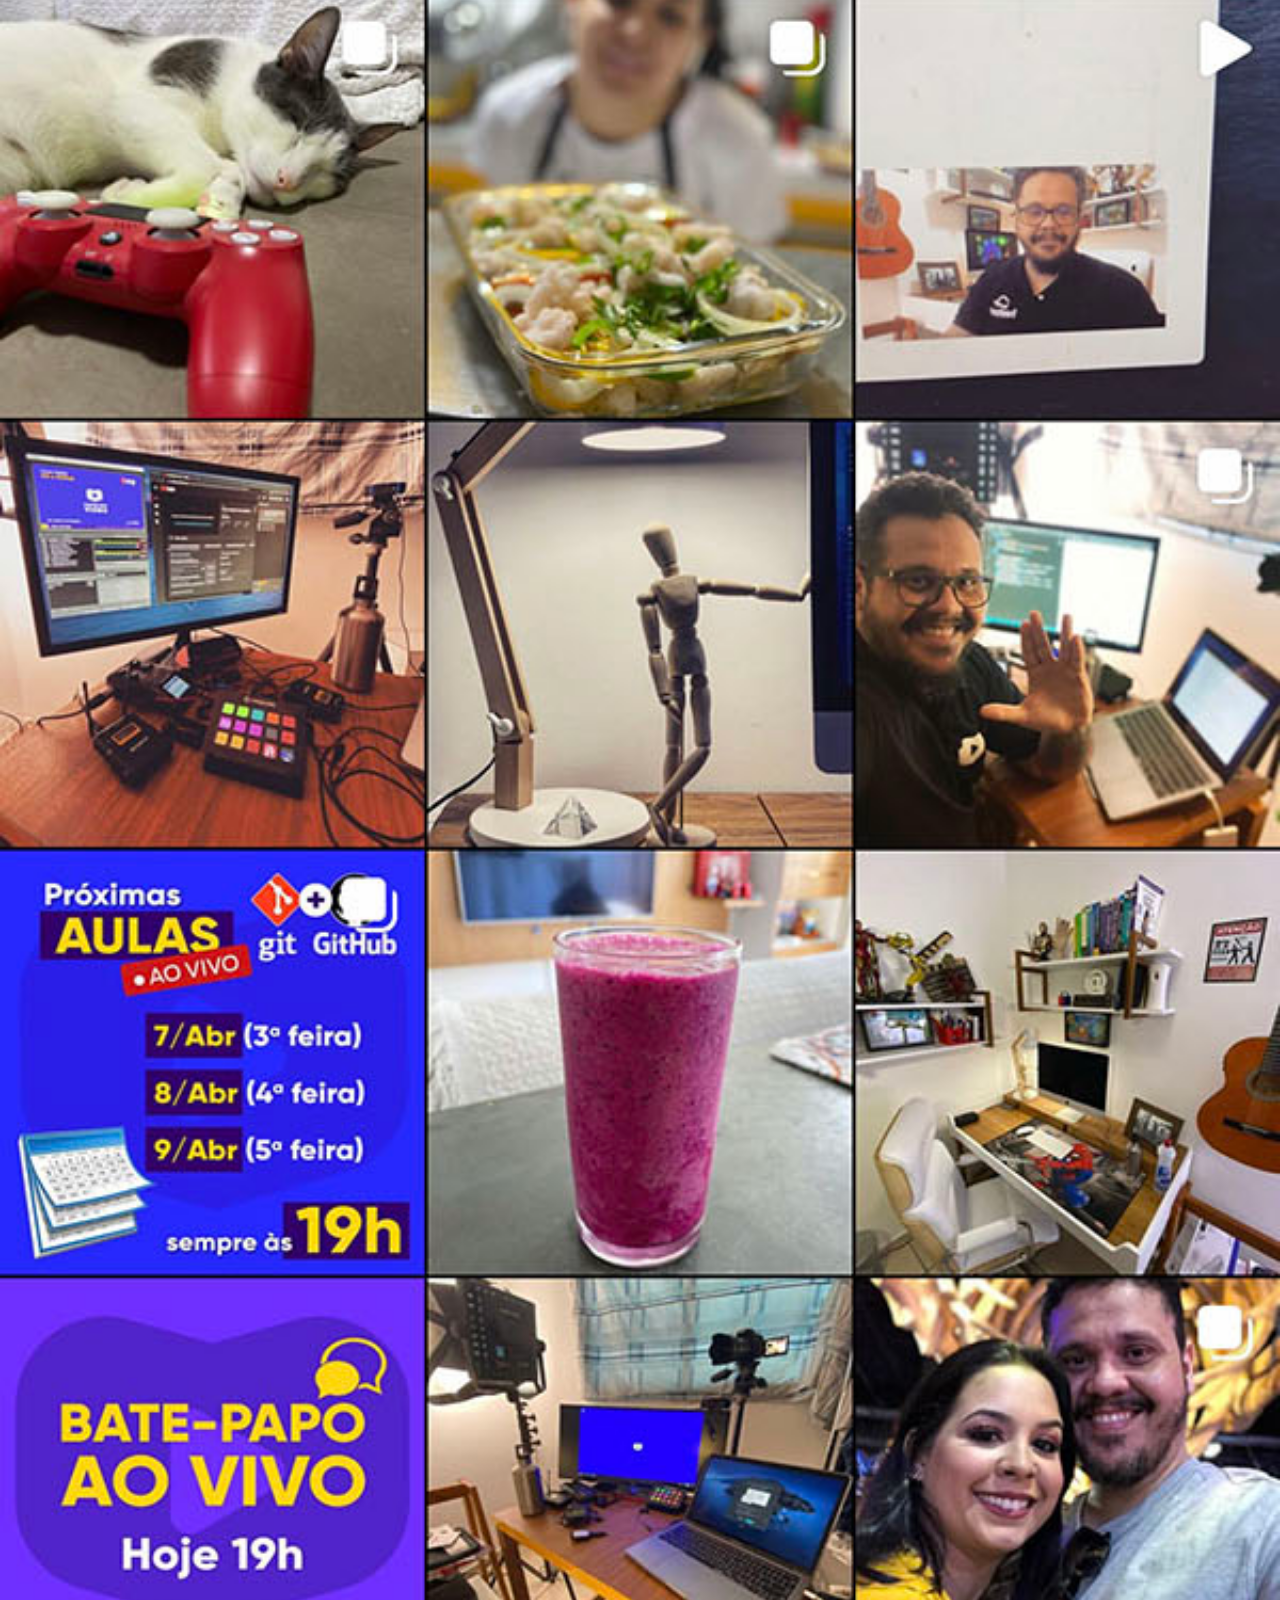
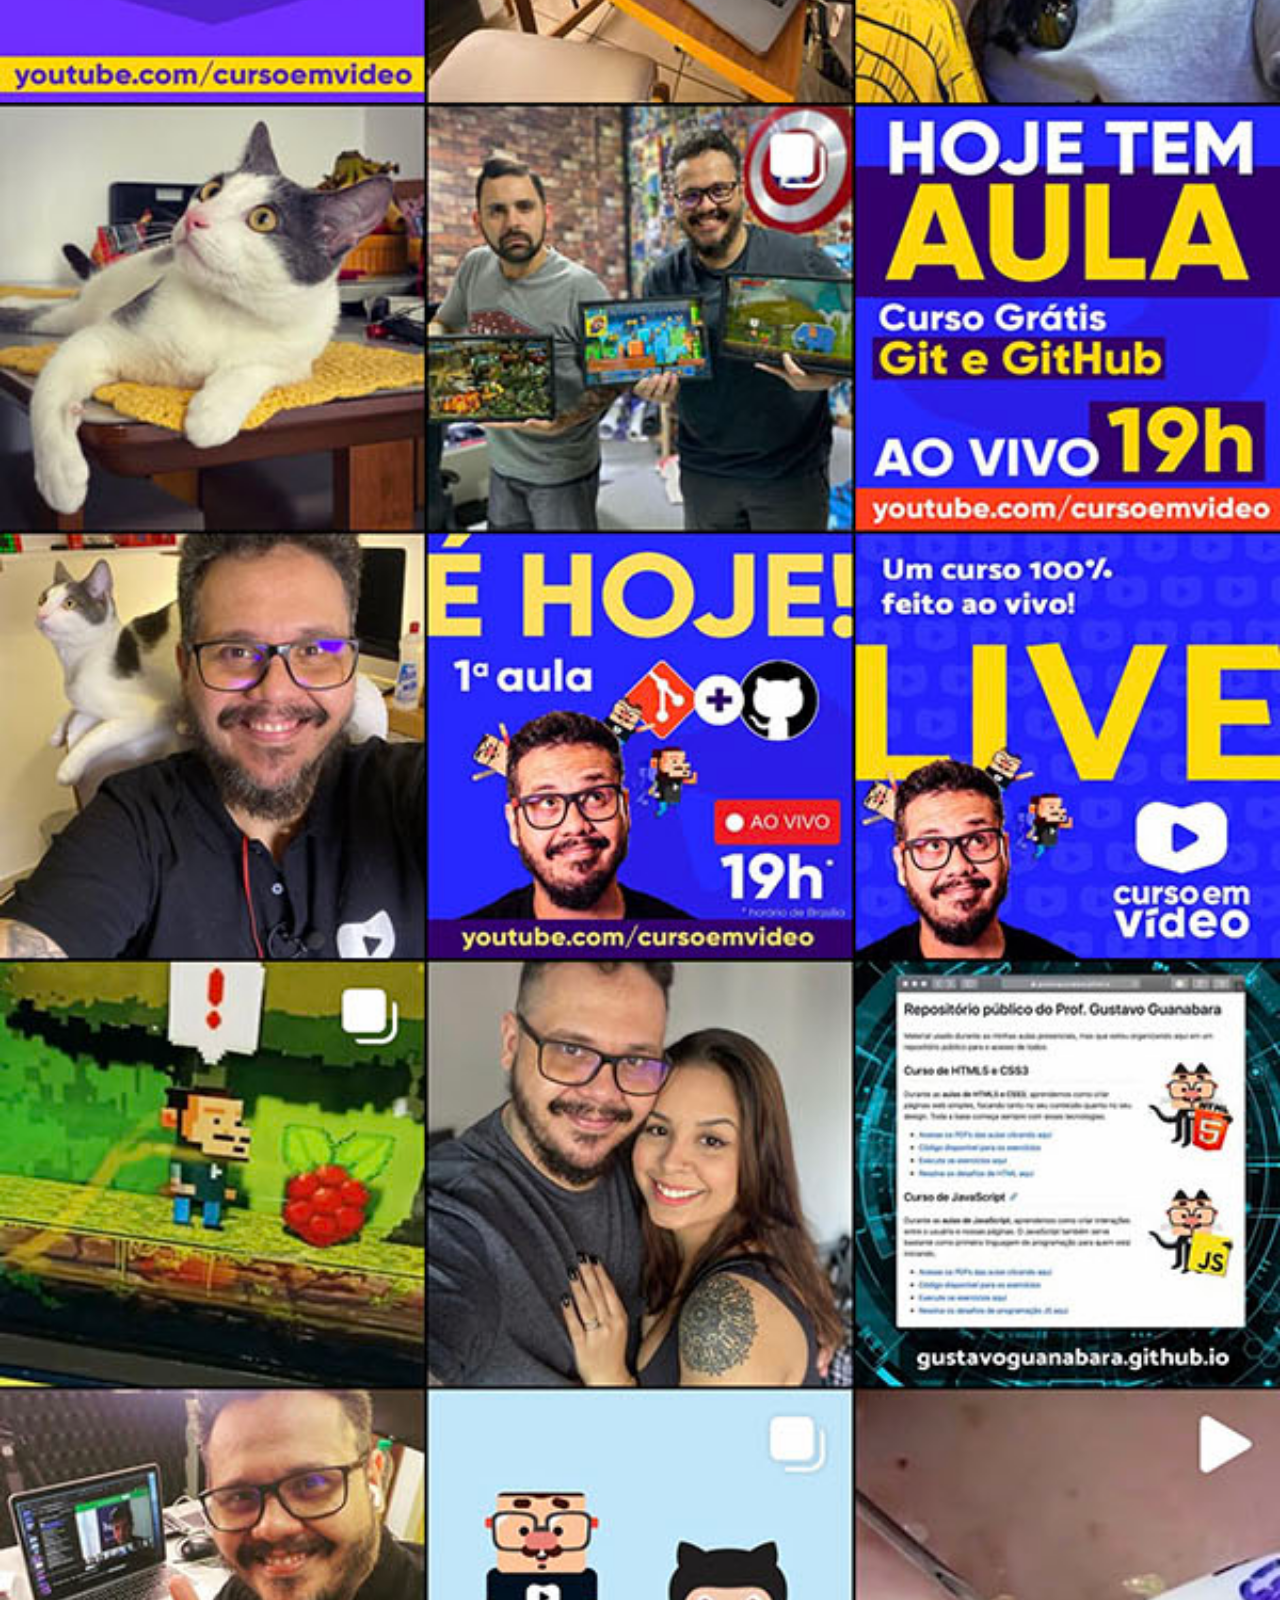
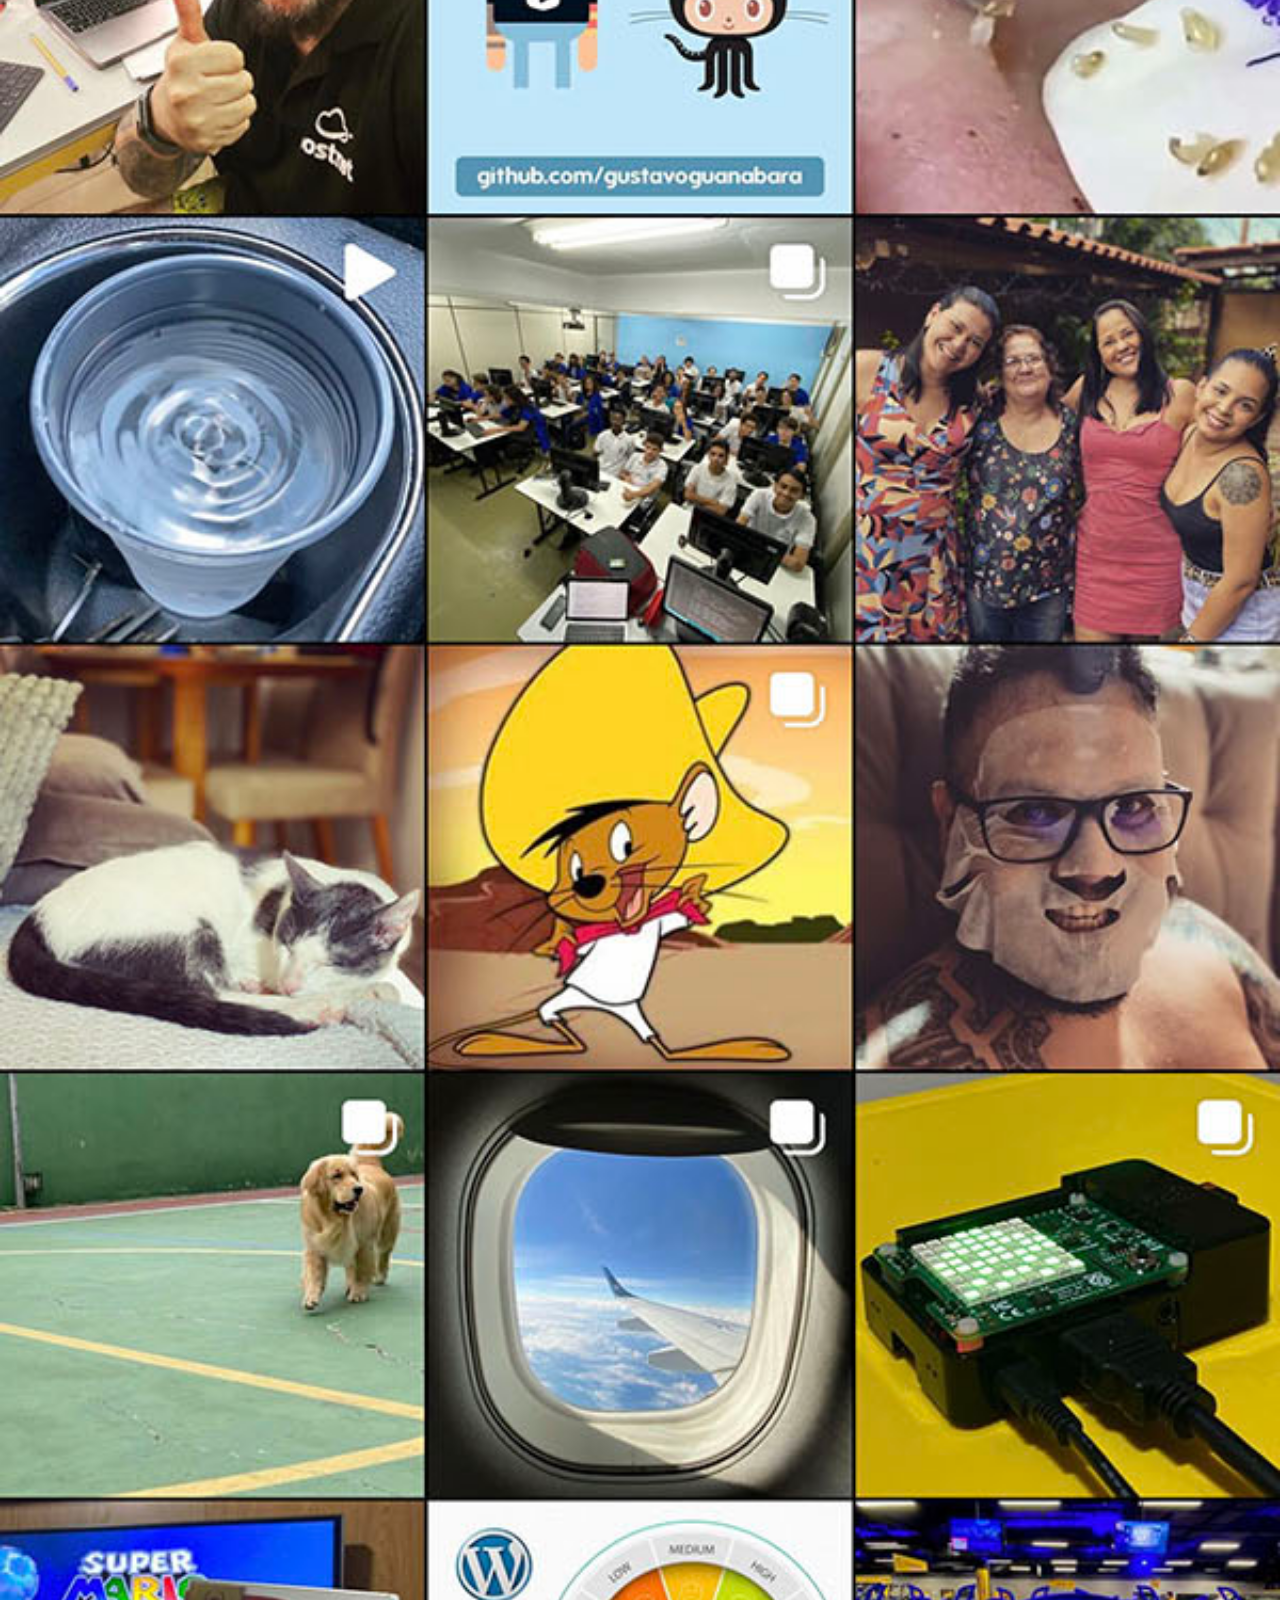
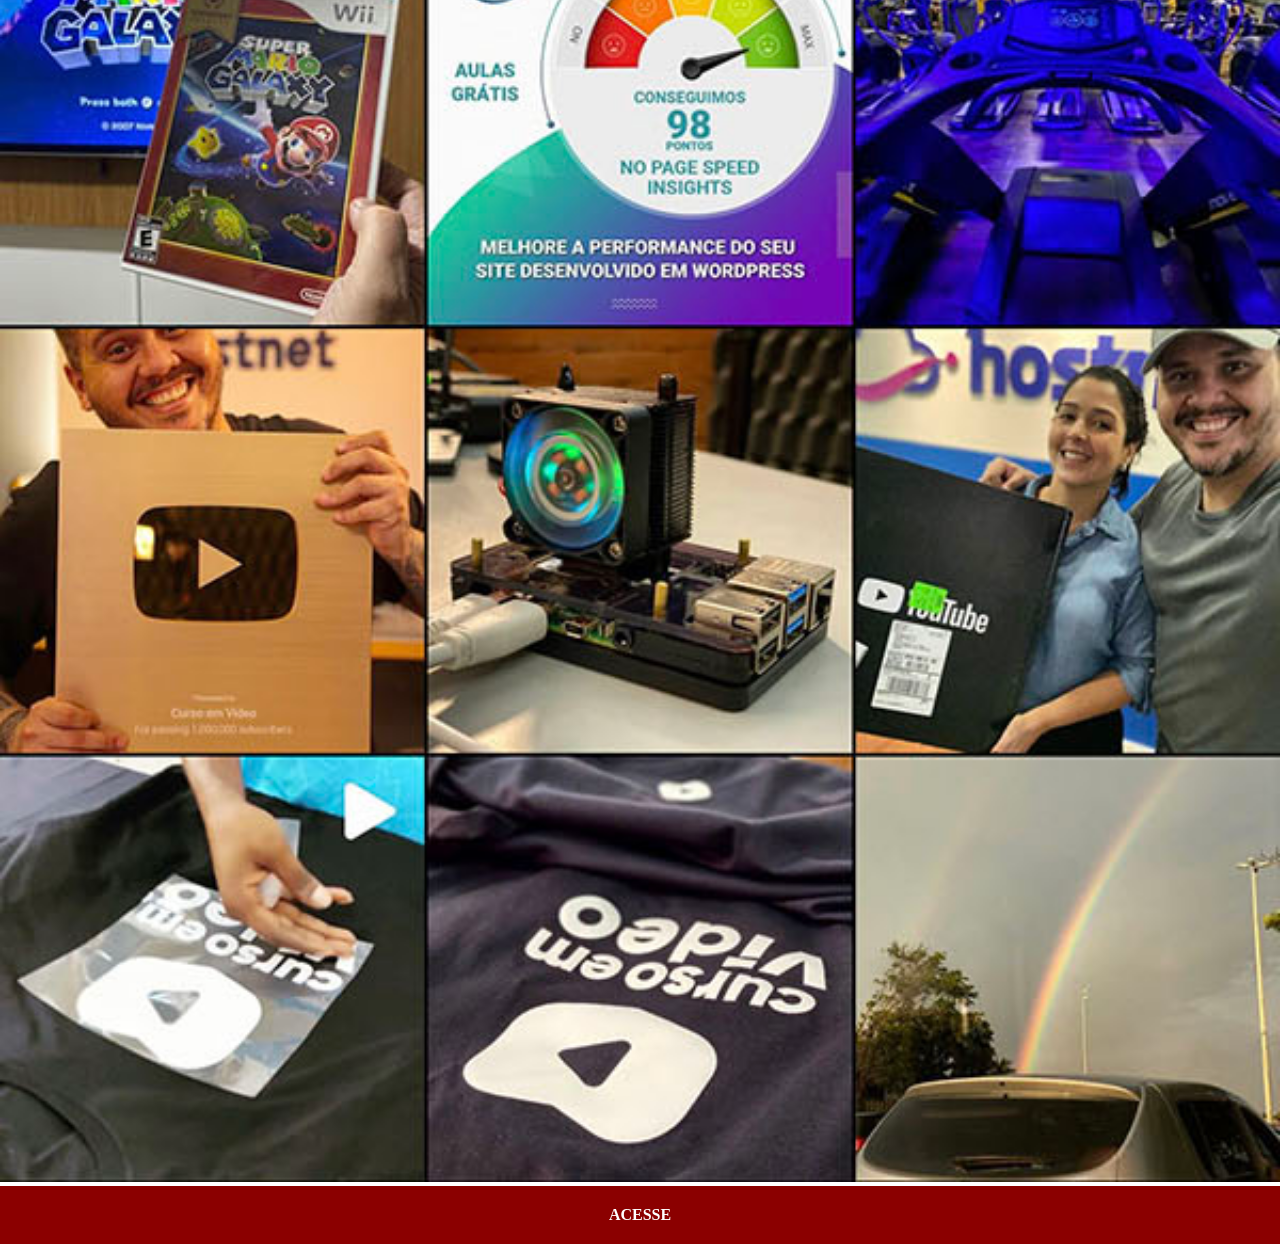
<file: instagram.html>
<!doctype html>
<html lang="pt-br">
  <head>
    <meta charset="UTF-8" />
    <meta name="viewport" content="width=device-width, initial-scale=1.0" />
    <title>Instagram</title>
    <link rel="stylesheet" href="estilos/social.css" />
  </head>
  <body>
    <img src="imagens/tela-instagram.jpg" alt="Instagram" />
    <a href="https://www.instagram.com" target="_blank">ACESSE</a>
  </body>
</html>
</file>
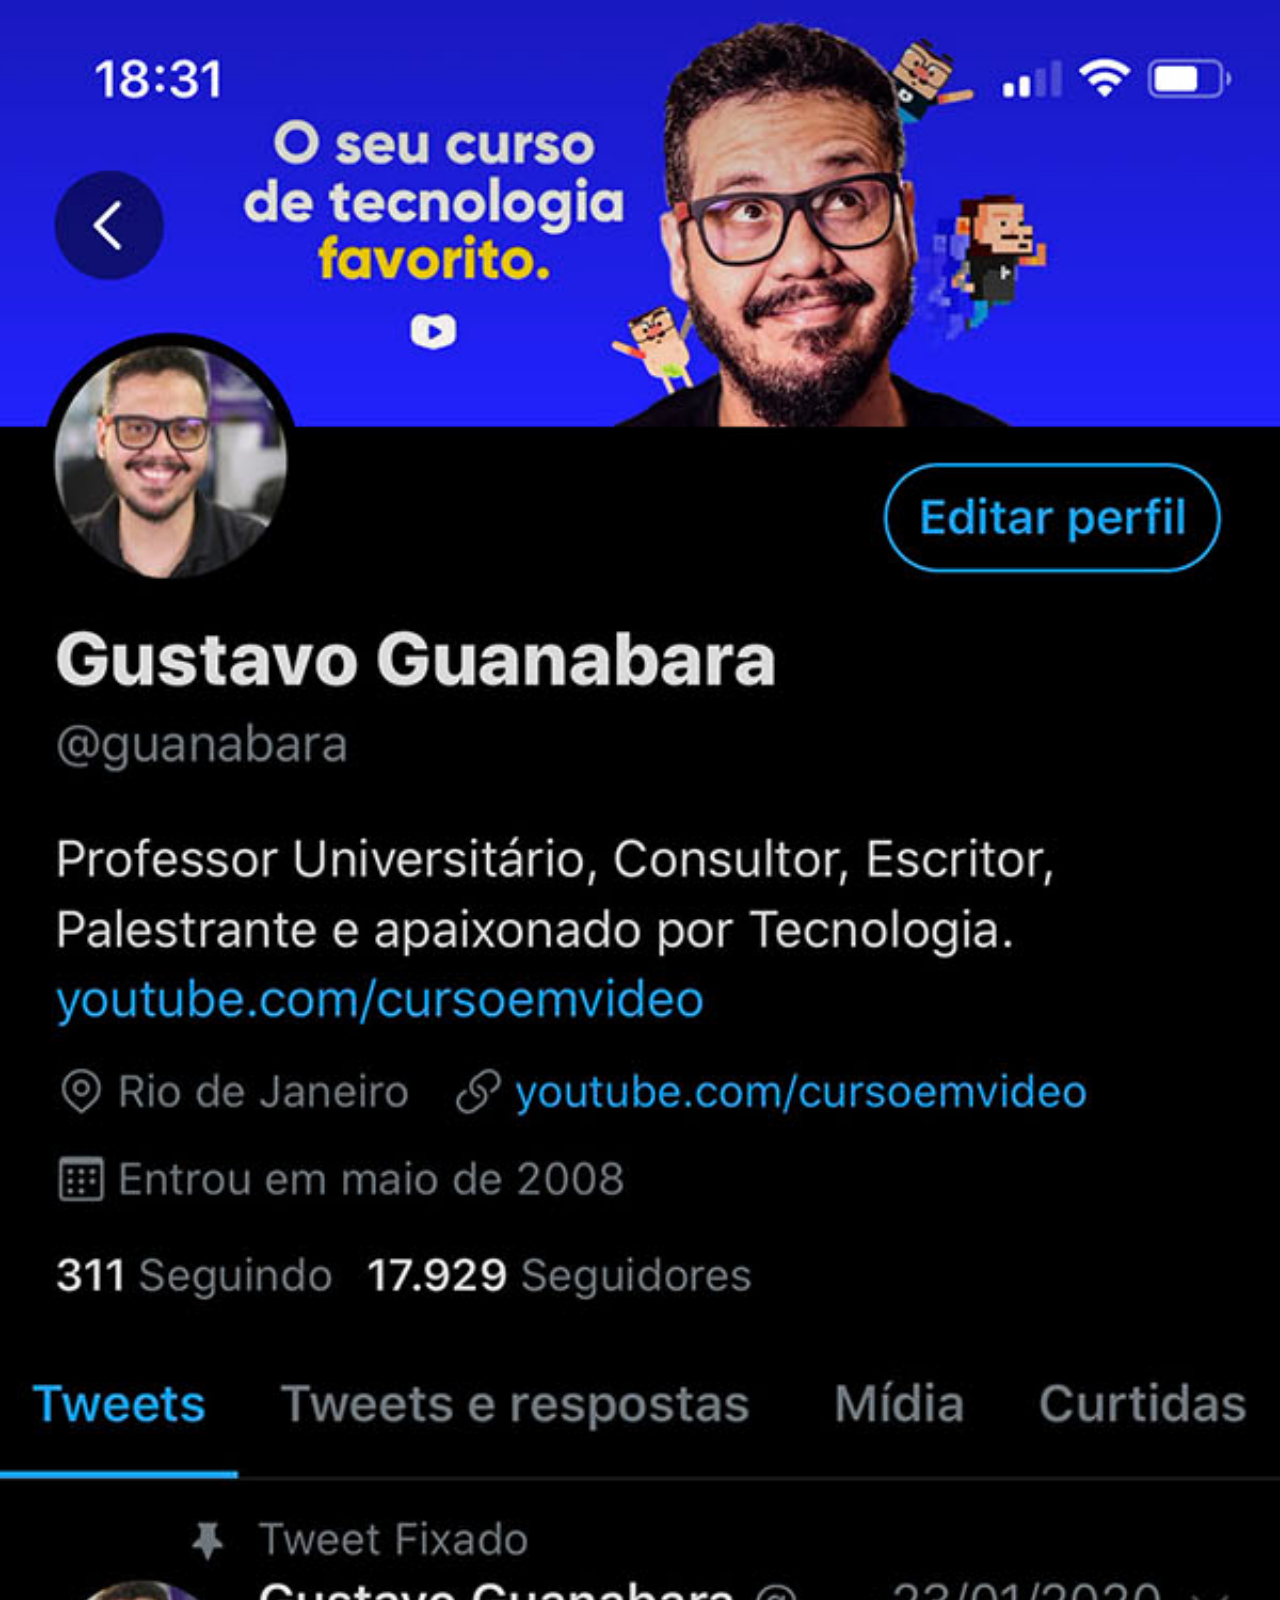
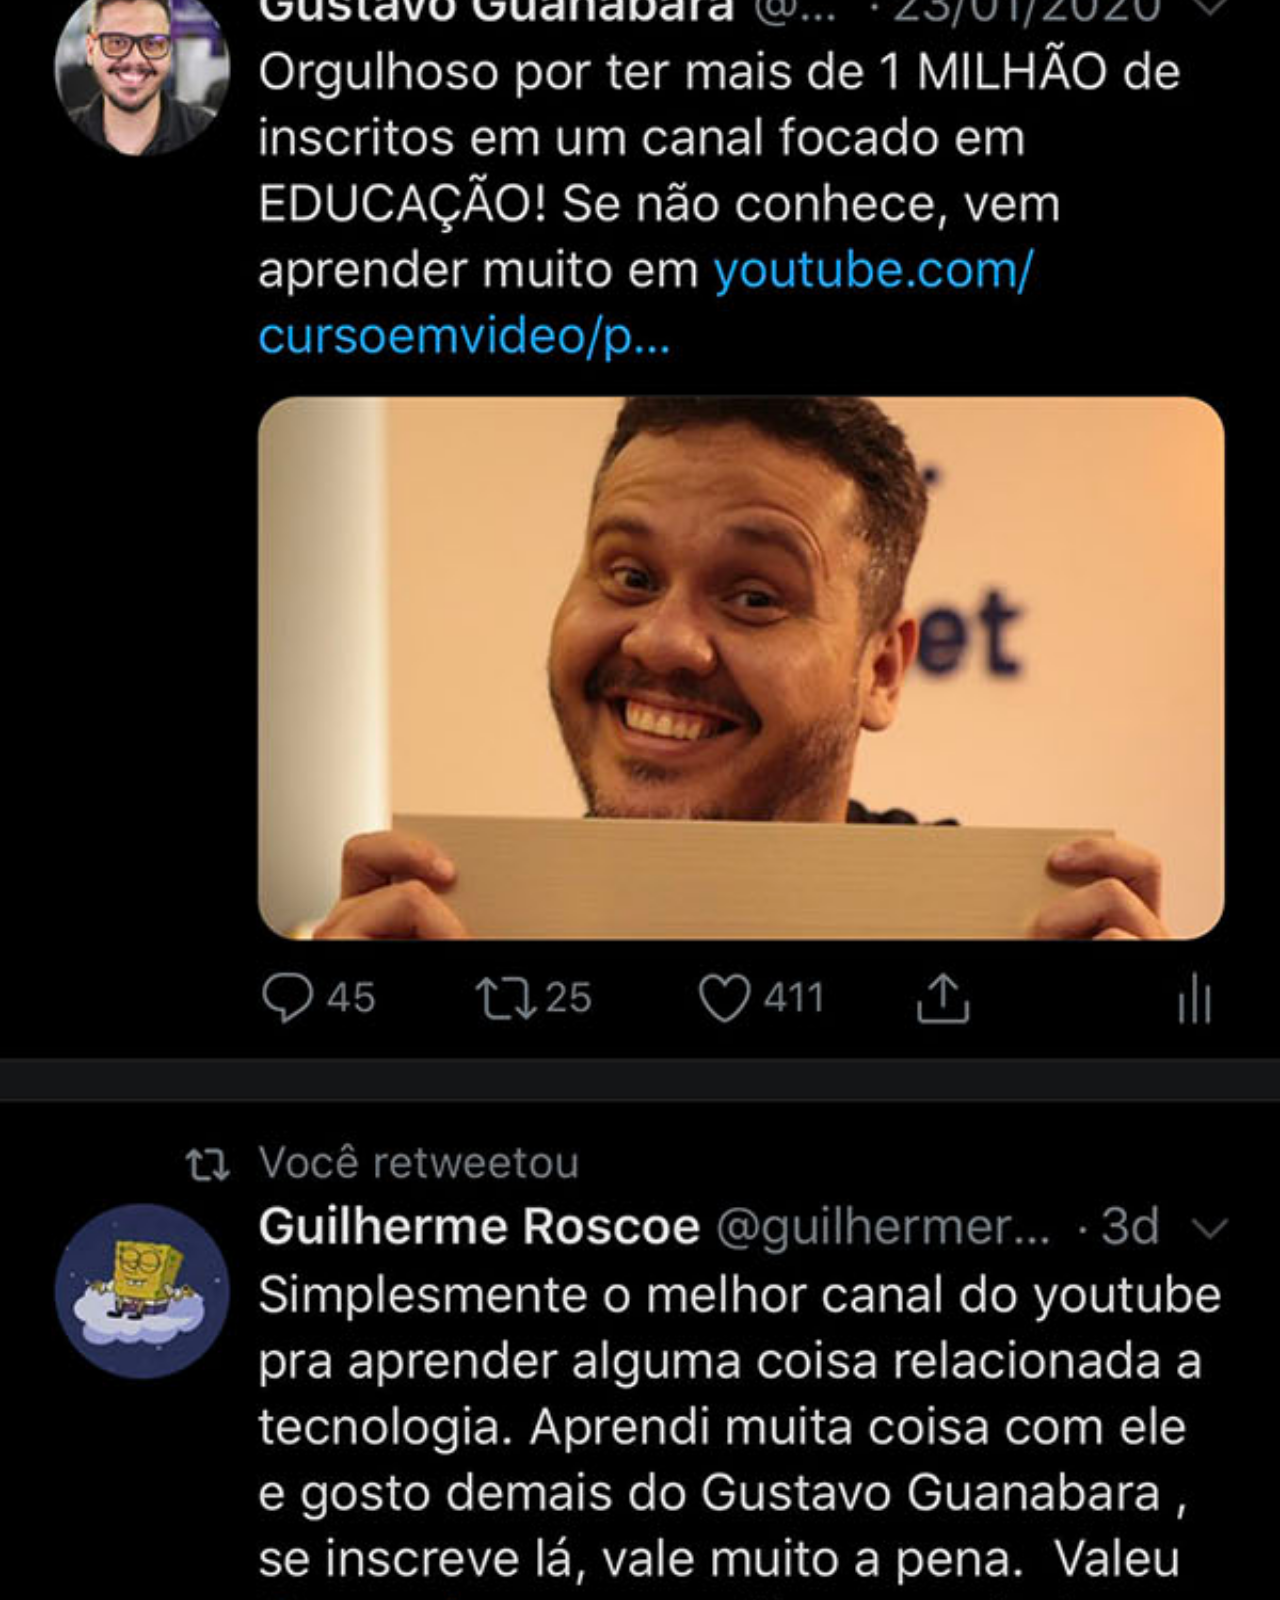
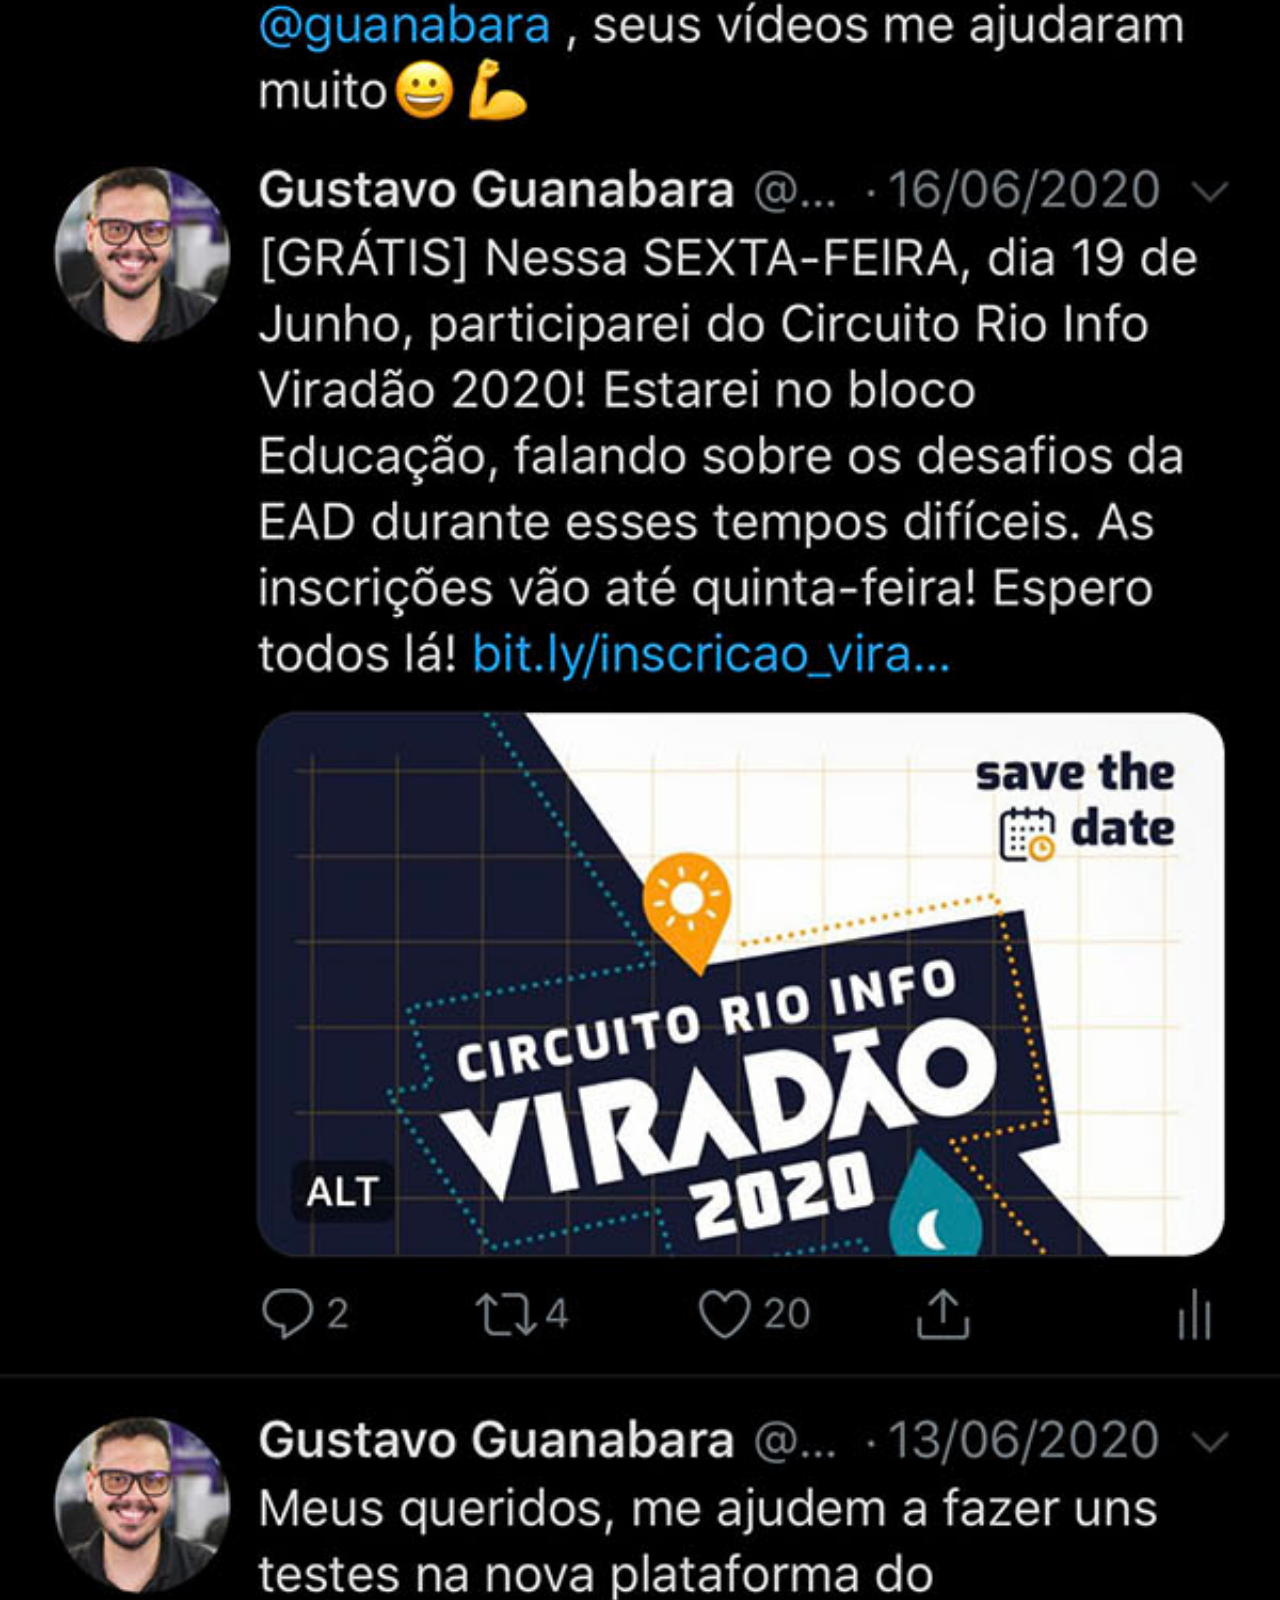
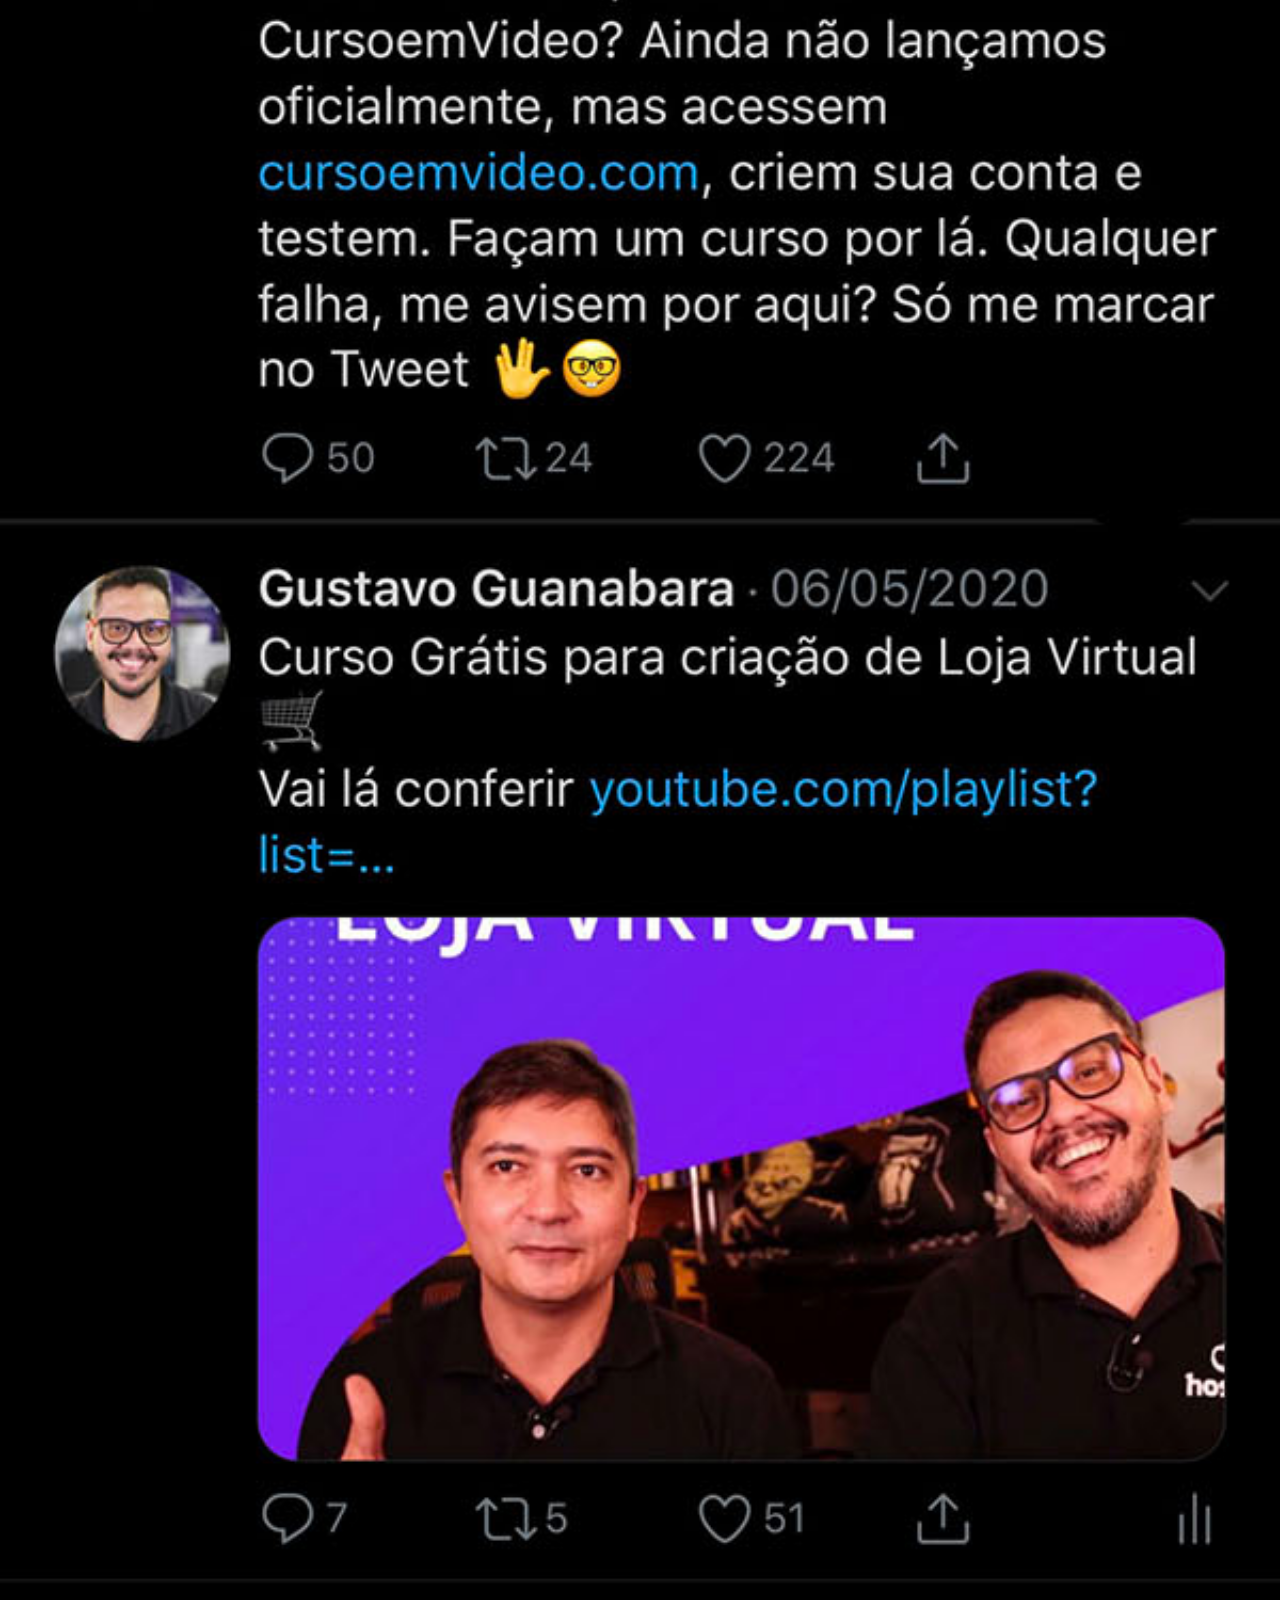
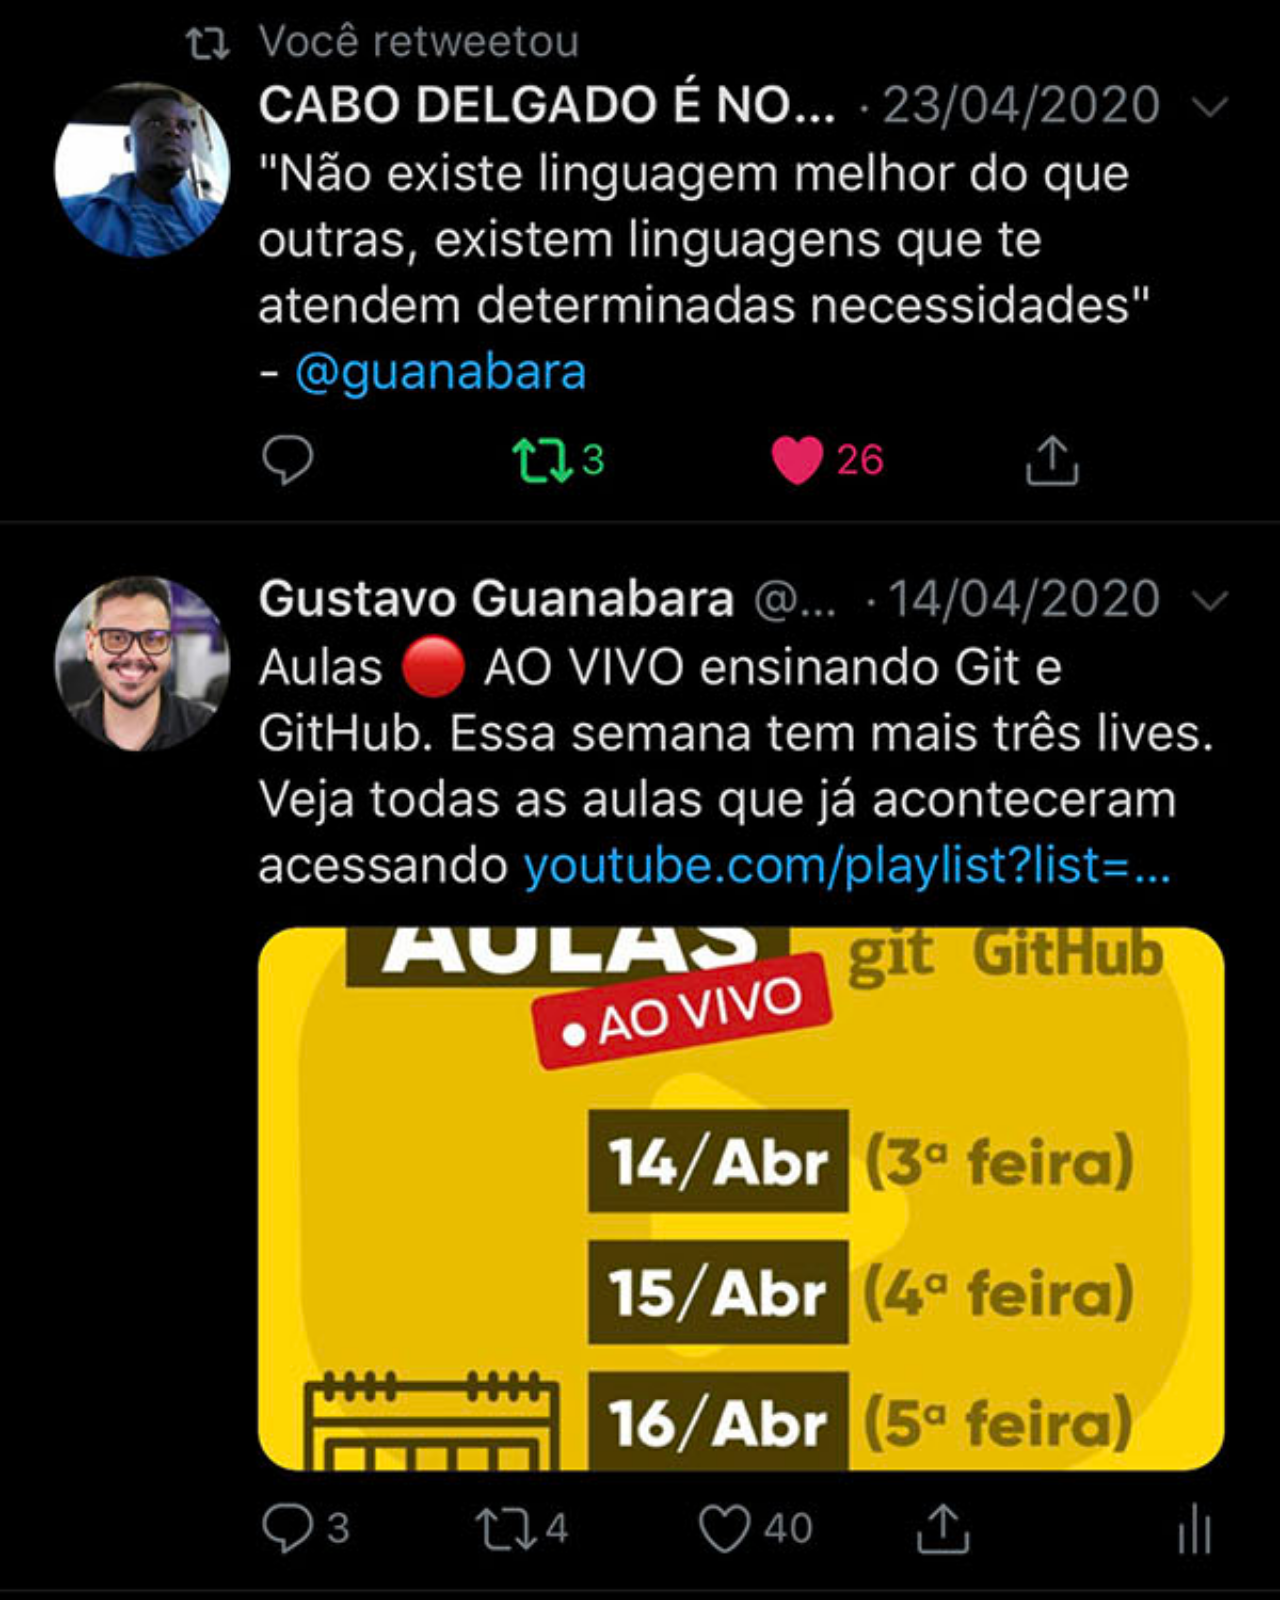
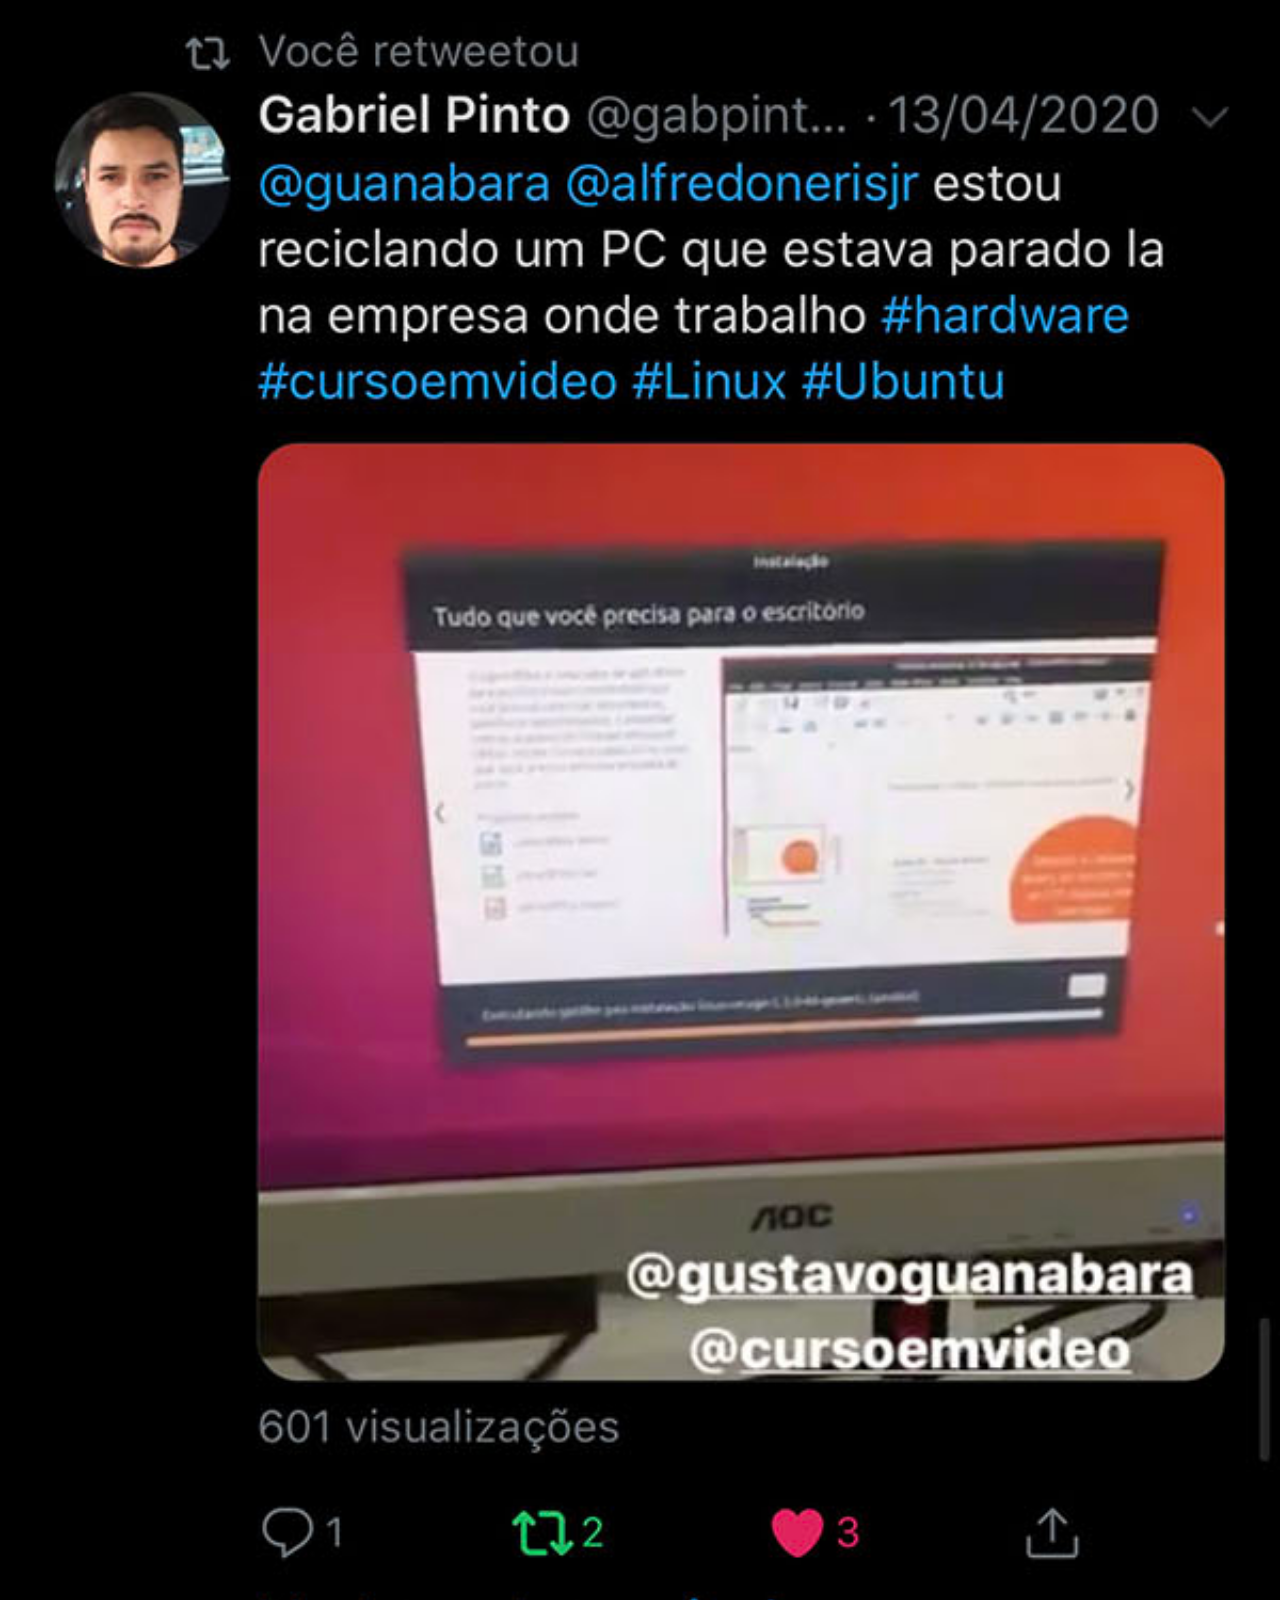
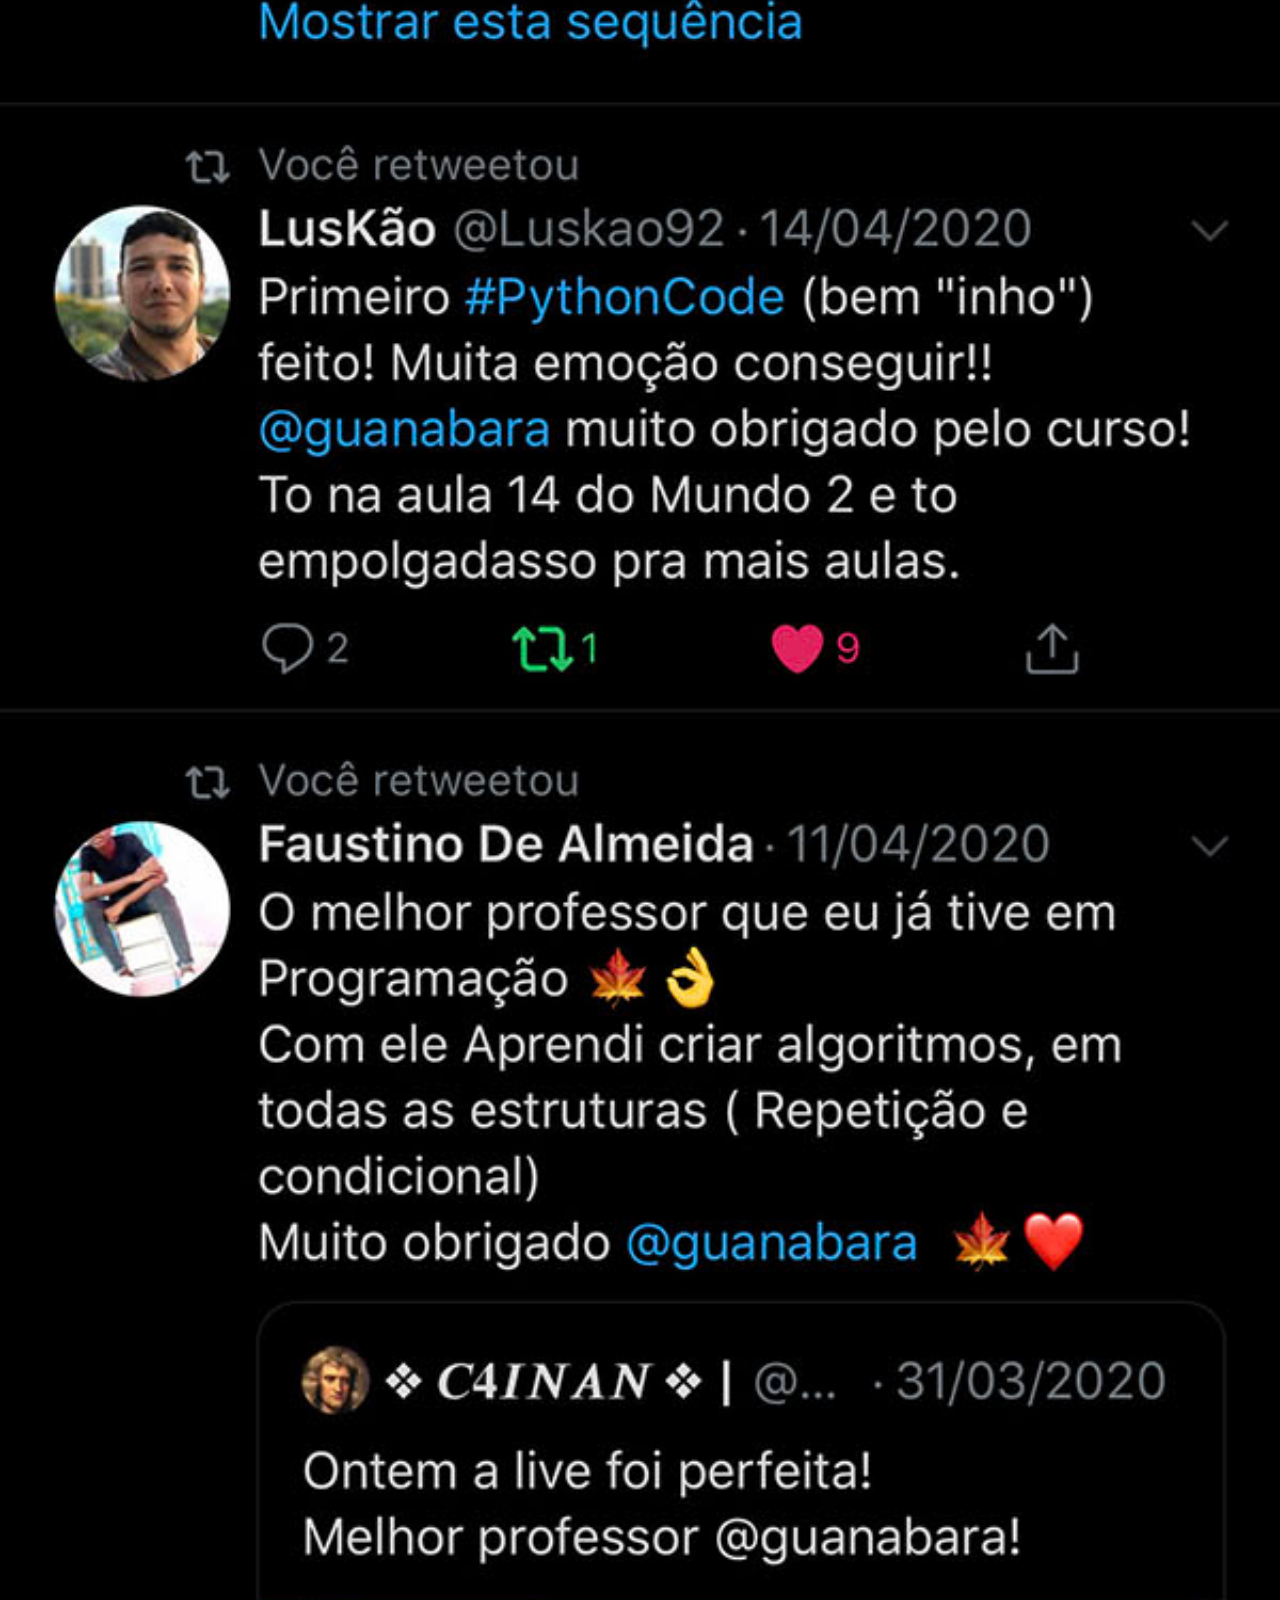
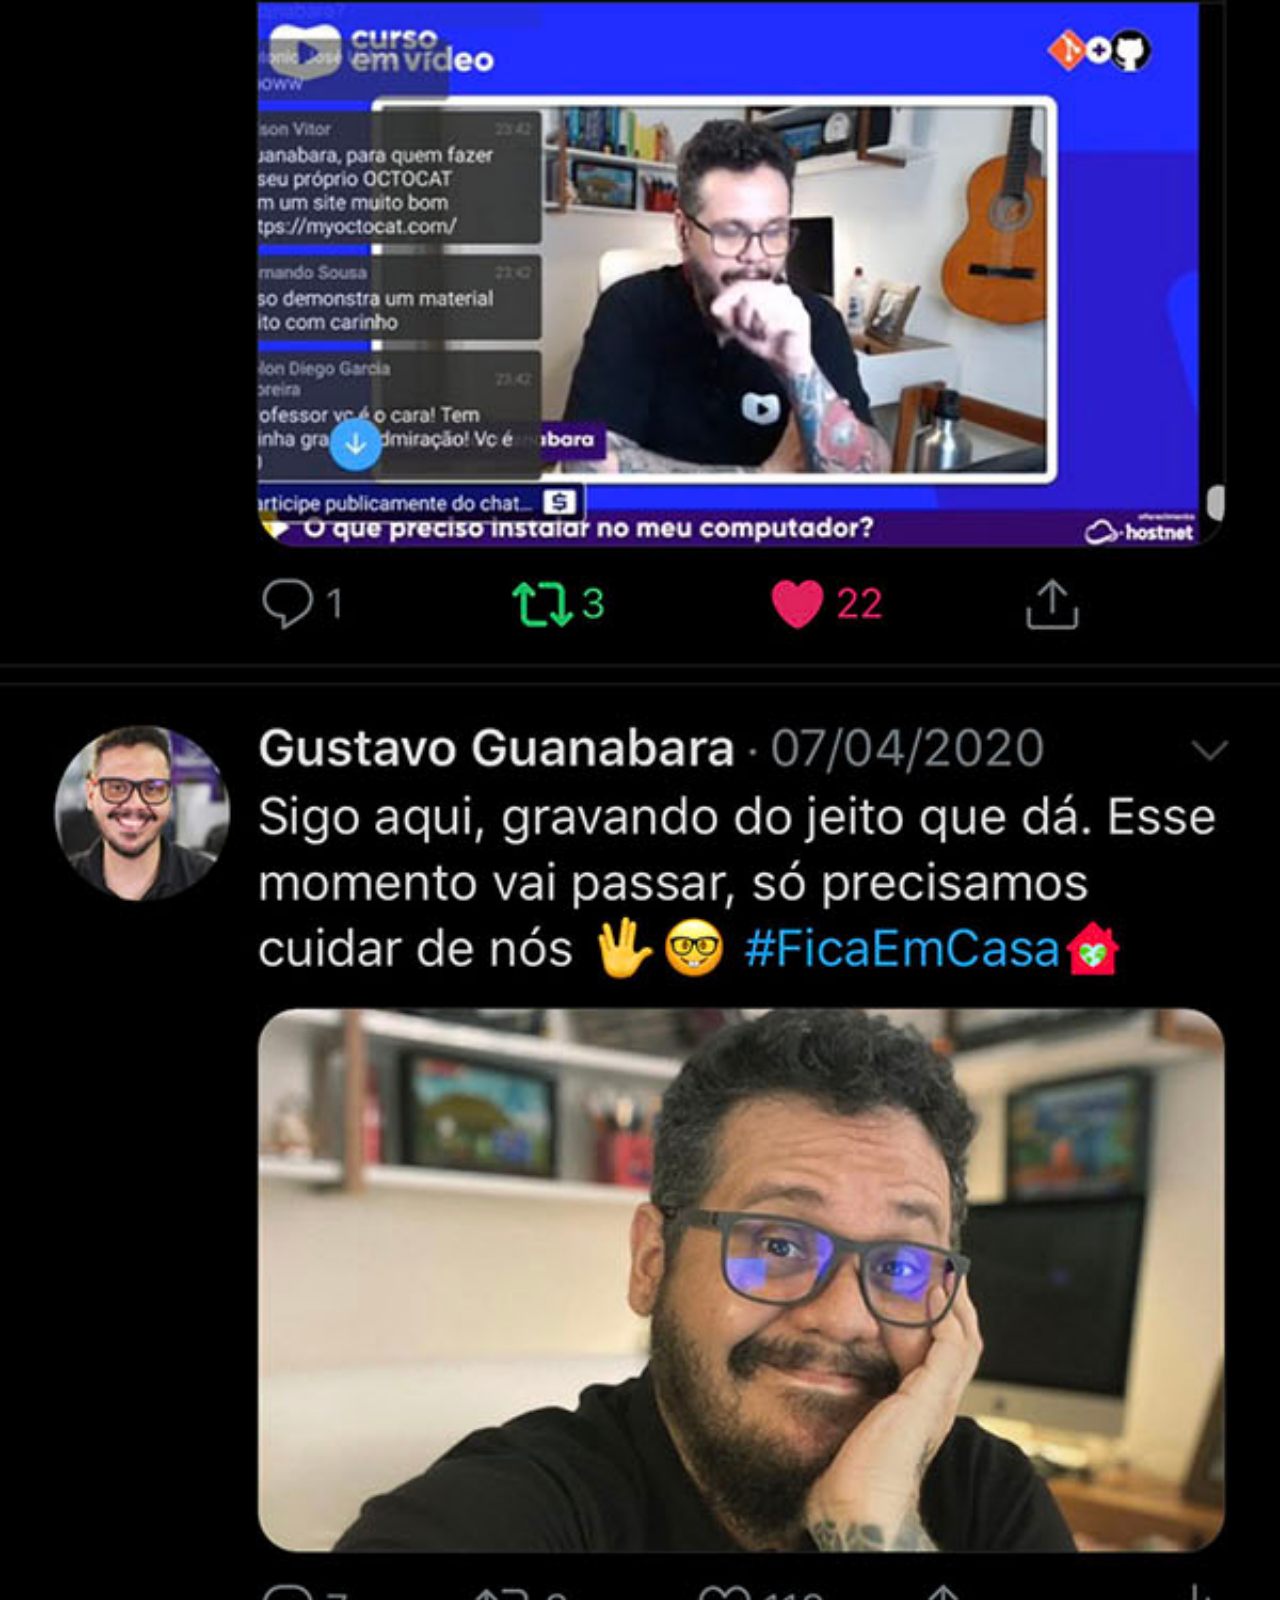
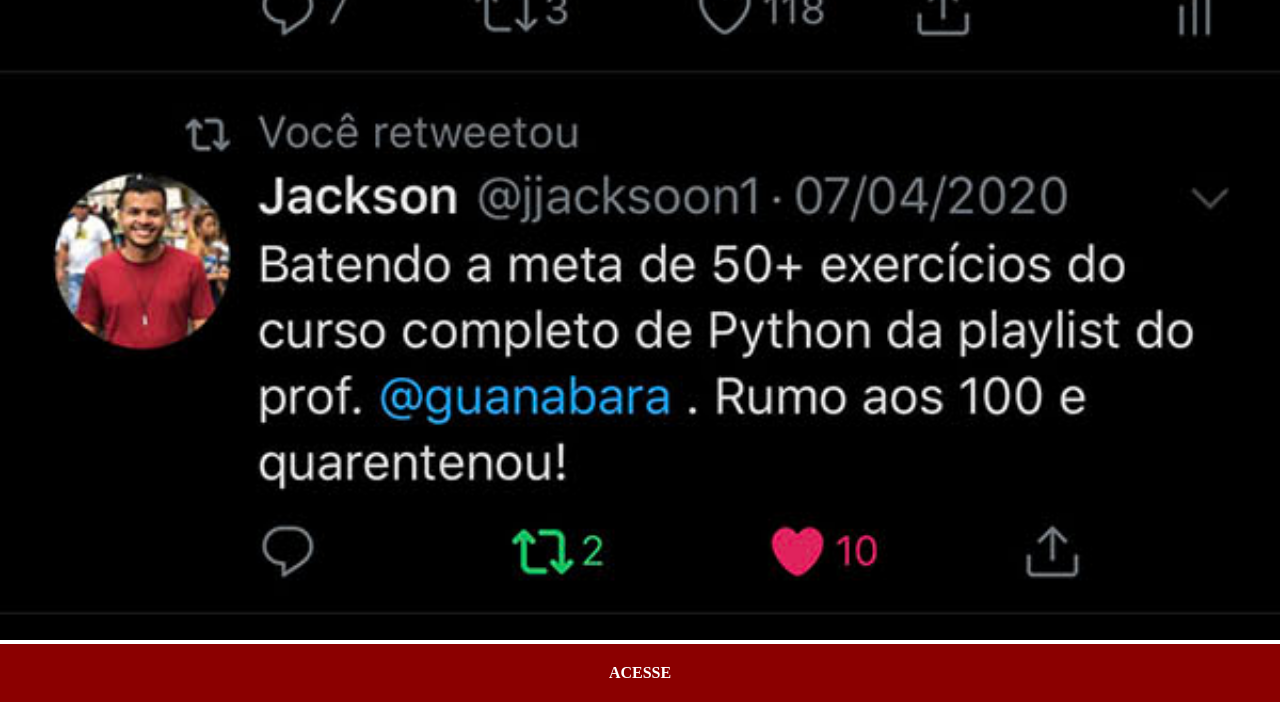
<file: twitter.html>
<!doctype html>
<html lang="pt-br">
  <head>
    <meta charset="UTF-8" />
    <meta name="viewport" content="width=device-width, initial-scale=1.0" />
    <title>X</title>
    <link rel="stylesheet" href="estilos/social.css" />
  </head>
  <body>
    <img src="imagens/tela-twitter.jpg" alt="X(Twitter)" />
    <a href="https://www.x.com" target="_blank">ACESSE</a>
  </body>
</html>
</file>
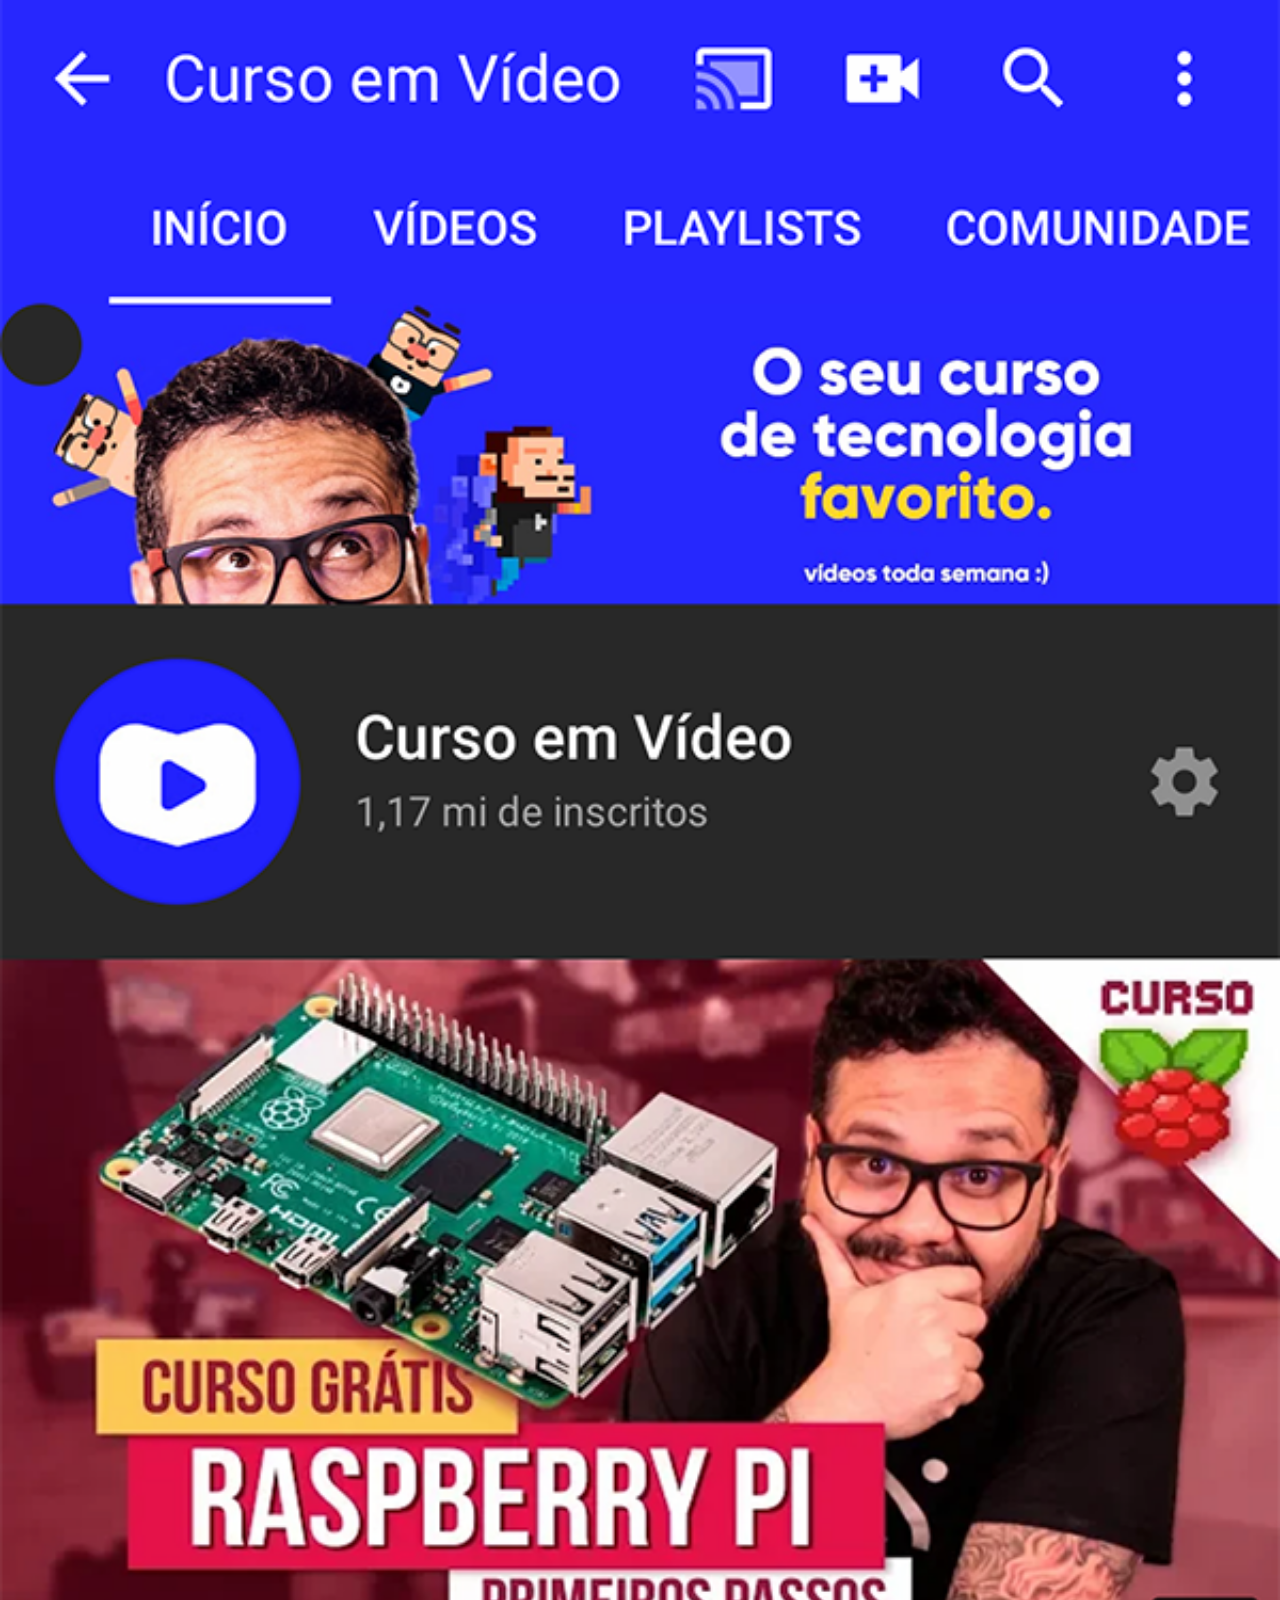
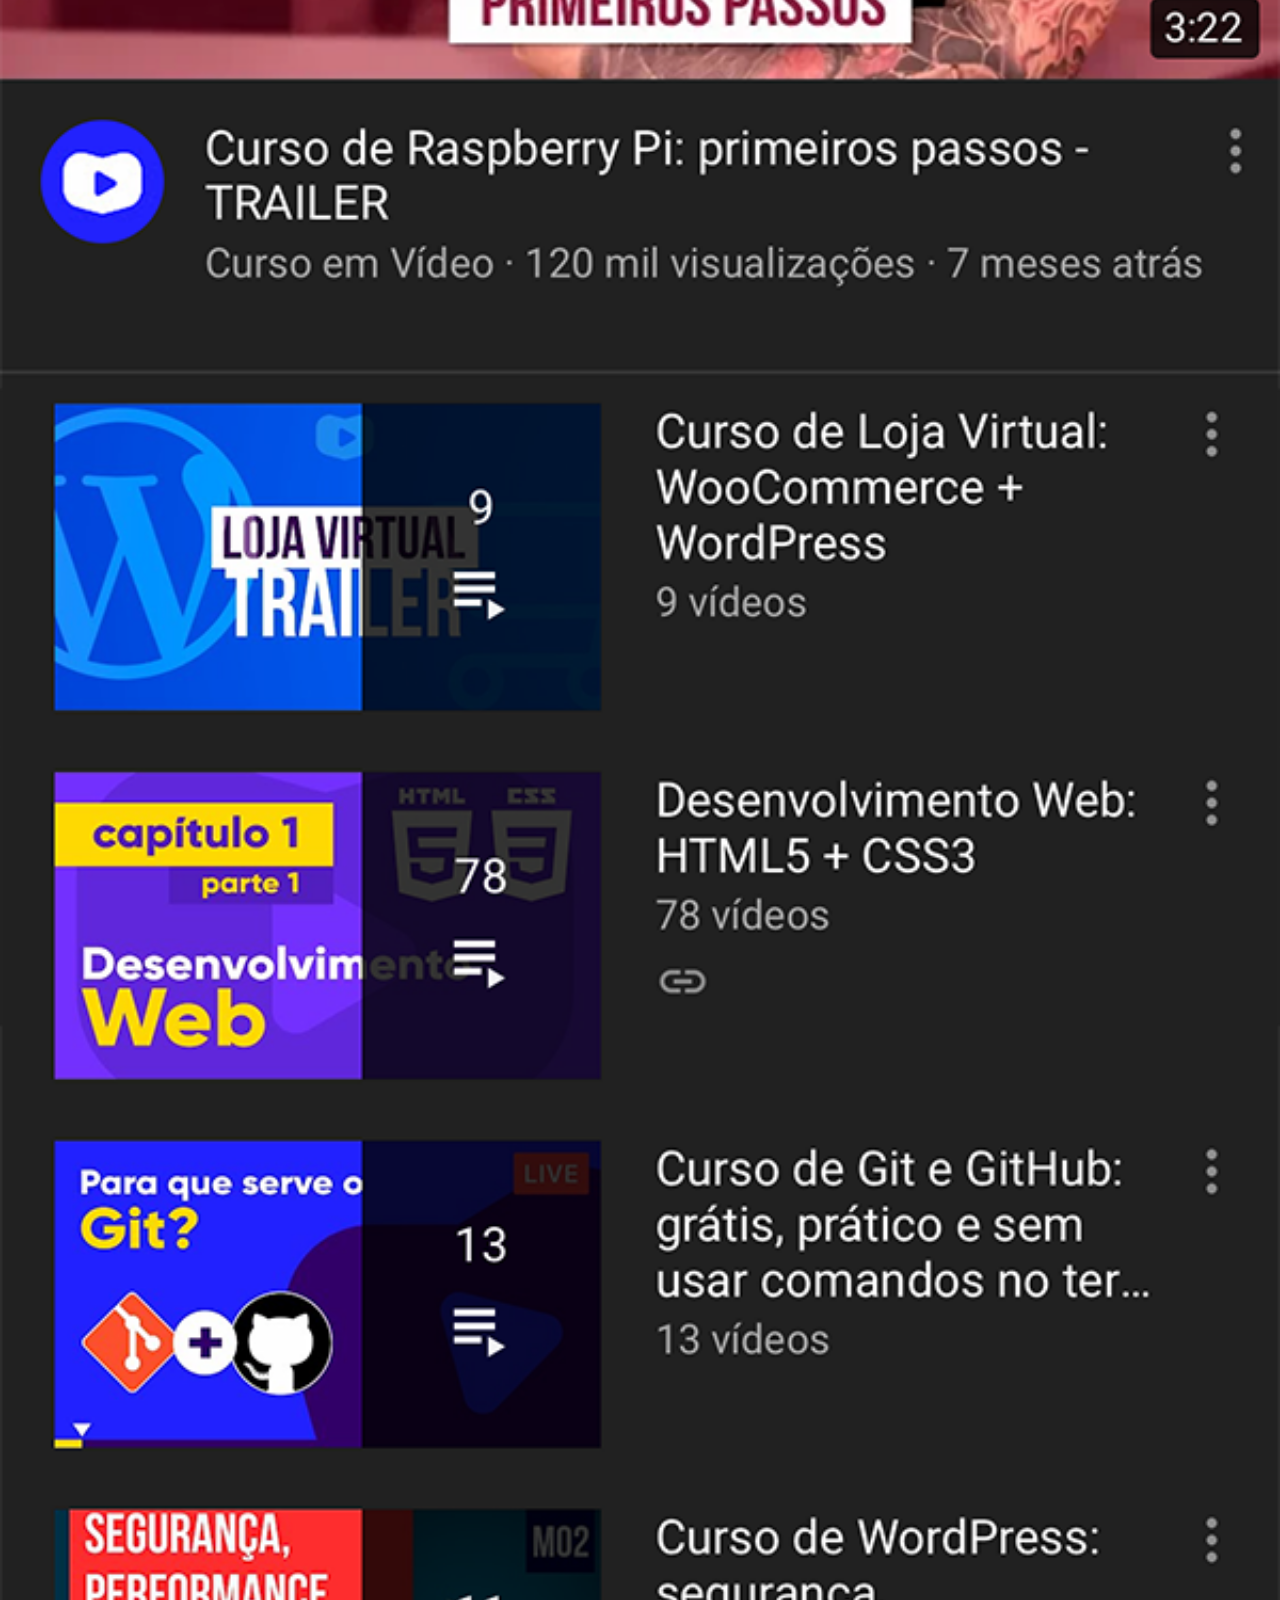
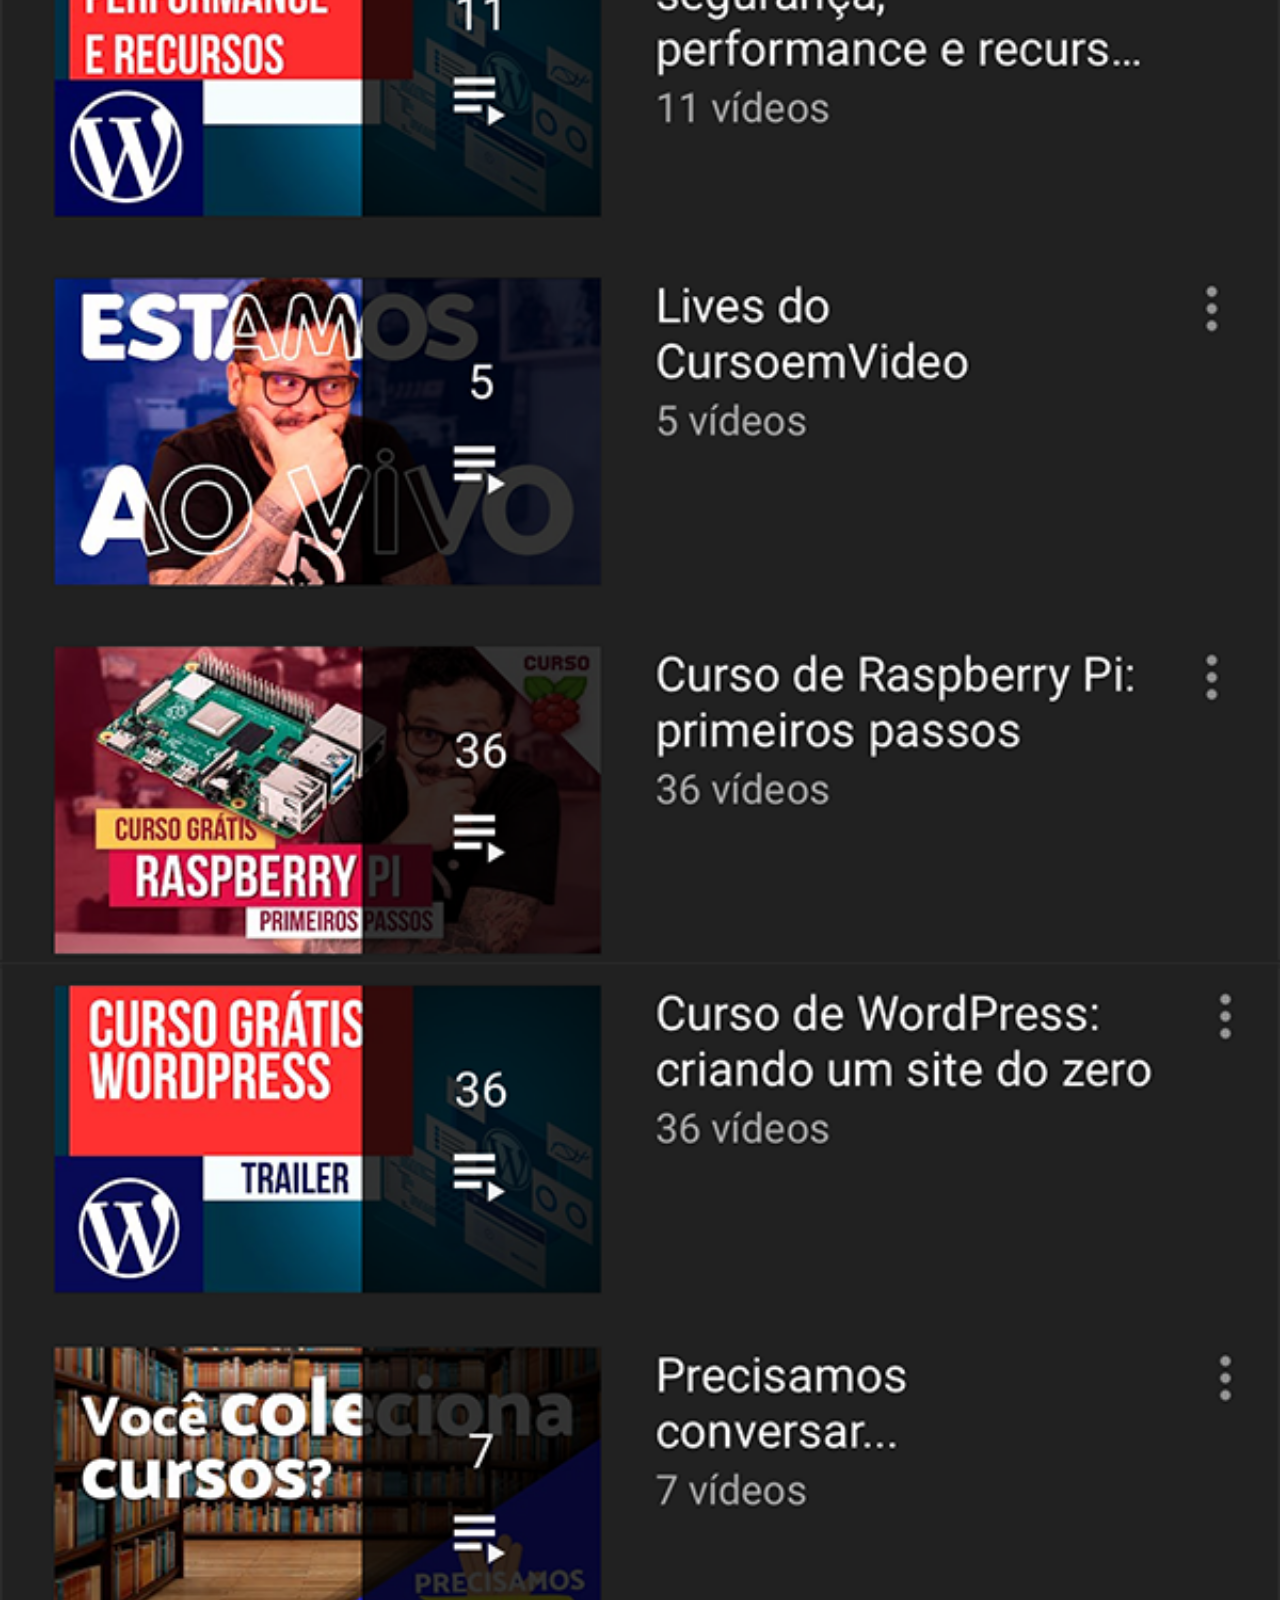
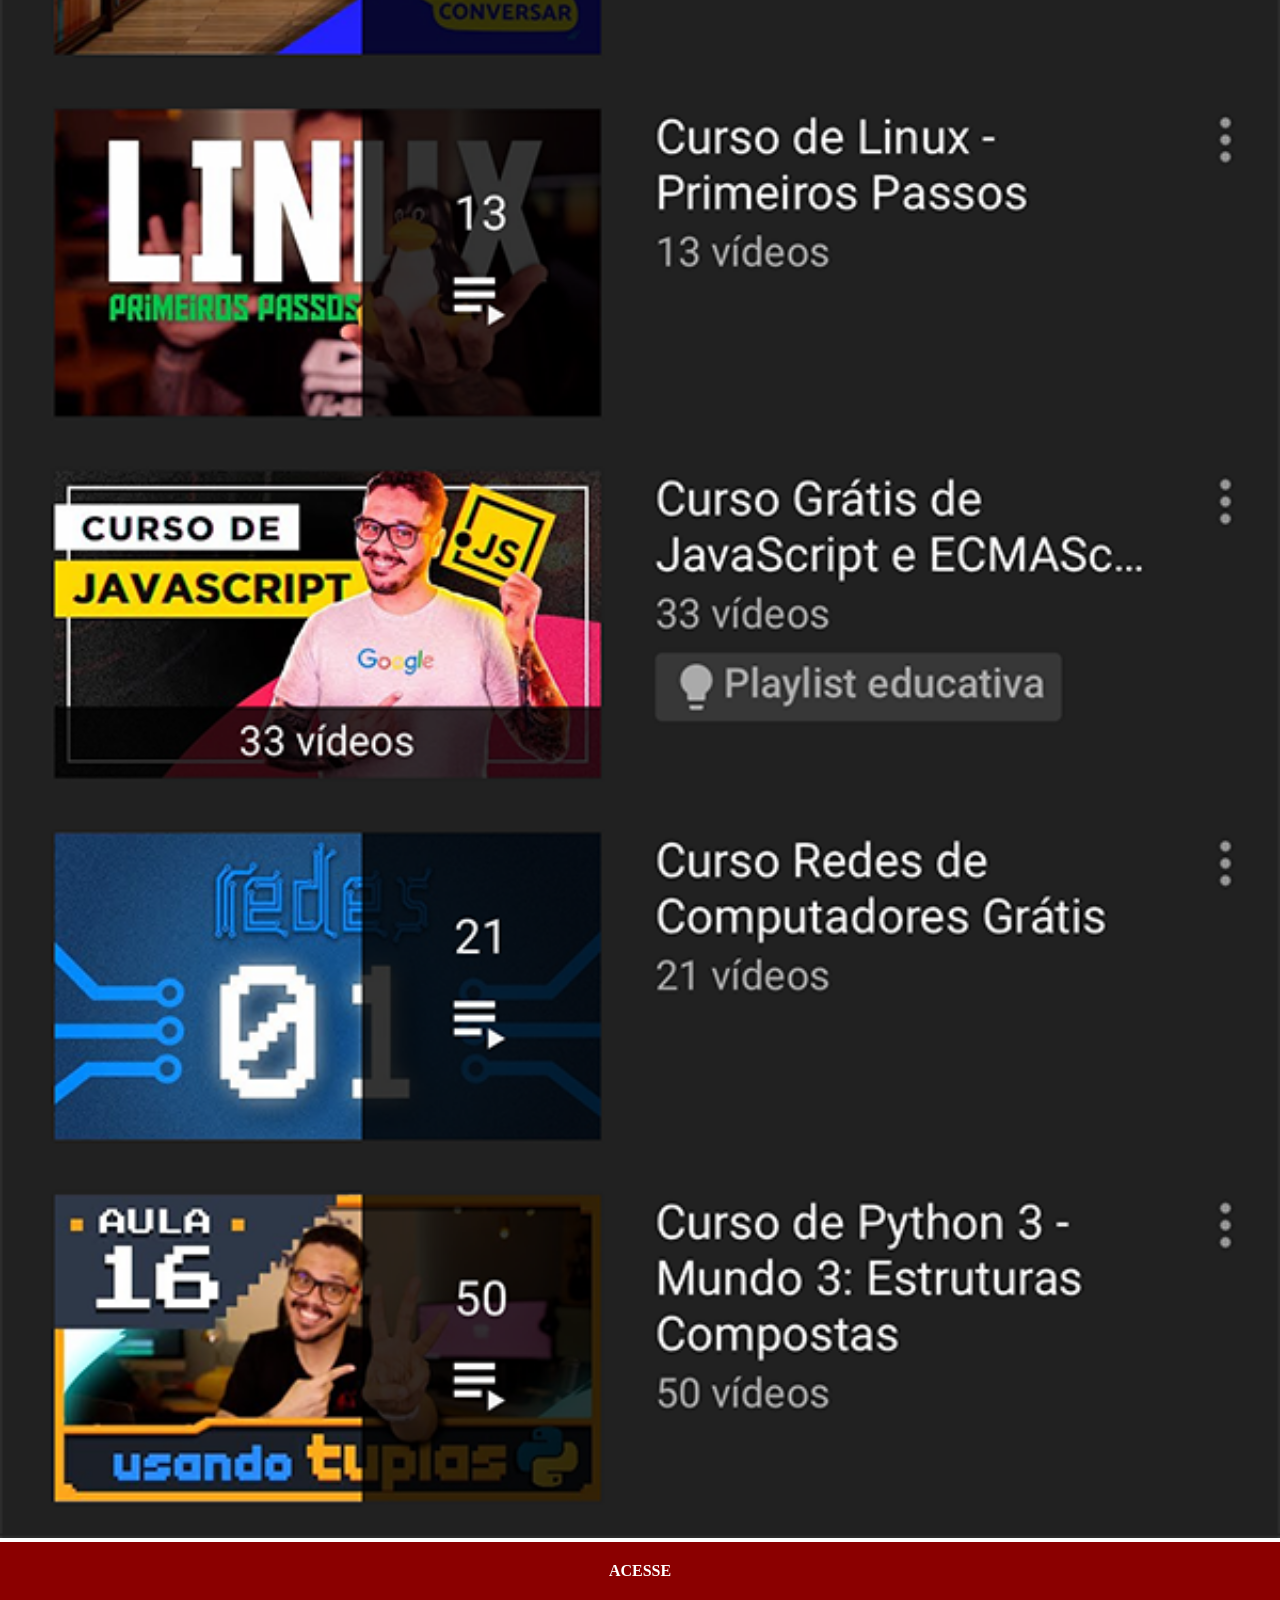
<file: youtube.html>
<!doctype html>
<html lang="pt-br">
  <head>
    <meta charset="UTF-8" />
    <meta name="viewport" content="width=device-width, initial-scale=1.0" />
    <title>YouTube</title>
    <link rel="stylesheet" href="estilos/social.css" />
  </head>
  <body>
    <img src="imagens/tela-youtube.png" alt="YouTube" />
    <a
      href="https://www.youtube.com/@cursoemvideo/playlists"
      target="_blank"
      >ACESSE</a
    >
  </body>
</html>
</file>
<file: estilos/style.css>
@charset 'utf-8';

* {
  margin: 0;
  padding: 0;
  box-sizing: border-box;
  font-family: Arial, Helvetica, sans-serif;
}

html,
body {
  height: 100vh;
  width: 100vw;
  background-color: black;
}

body {
  background: url(../imagens/fundo-madeira.jpg) no-repeat;
  background-size: cover;
  background-attachment: fixed;
}

main {
  height: 100vh;
  position: relative;
}

#telefone {
  height: 627px;
  width: 311px;
  background: url(../imagens/frame-iphone.png) no-repeat;

  position: absolute;
  top: 50%;
  left: 50%;
  transform: translate(-50%, -50%);
}

#tela {
  position: relative;
  top: 80px;
  left: 22px;
  width: 267px;
  height: 471px;
}

#redes-sociais {
  text-align: right;
}

#redes-sociais img {
  width: 50px;
  margin: 10px;
  border-radius: 50%;
  box-shadow: 2px 2px 5px rgba(0, 0, 0, 0.4);
  box-sizing: border-box;
}

#redes-sociais img:hover {
  border: 2px solid rgba(255, 255, 255, 0.637);
  transform: translate(-3px, -3px);
  box-shadow: 5px 5px 10px rgba(0, 0, 0, 0.4);
  transition: transform .3s, border 1s;
}
</file>
<file: estilos/social.css>
@charset 'utf-8';

* {
  margin: 0;
  padding: 0;
  box-sizing: border-box;
}

::-webkit-scrollbar {
  width: 0px;
  height: 0px;
}

img {
  width: 100vw;
}

a {
  display: block;
  background-color: darkred;
  color: white;
  padding: 20px;
  text-align: center;
  font-weight: bolder;
  text-decoration: none;
}

a:hover {
  background-color: red;
}
</file>
